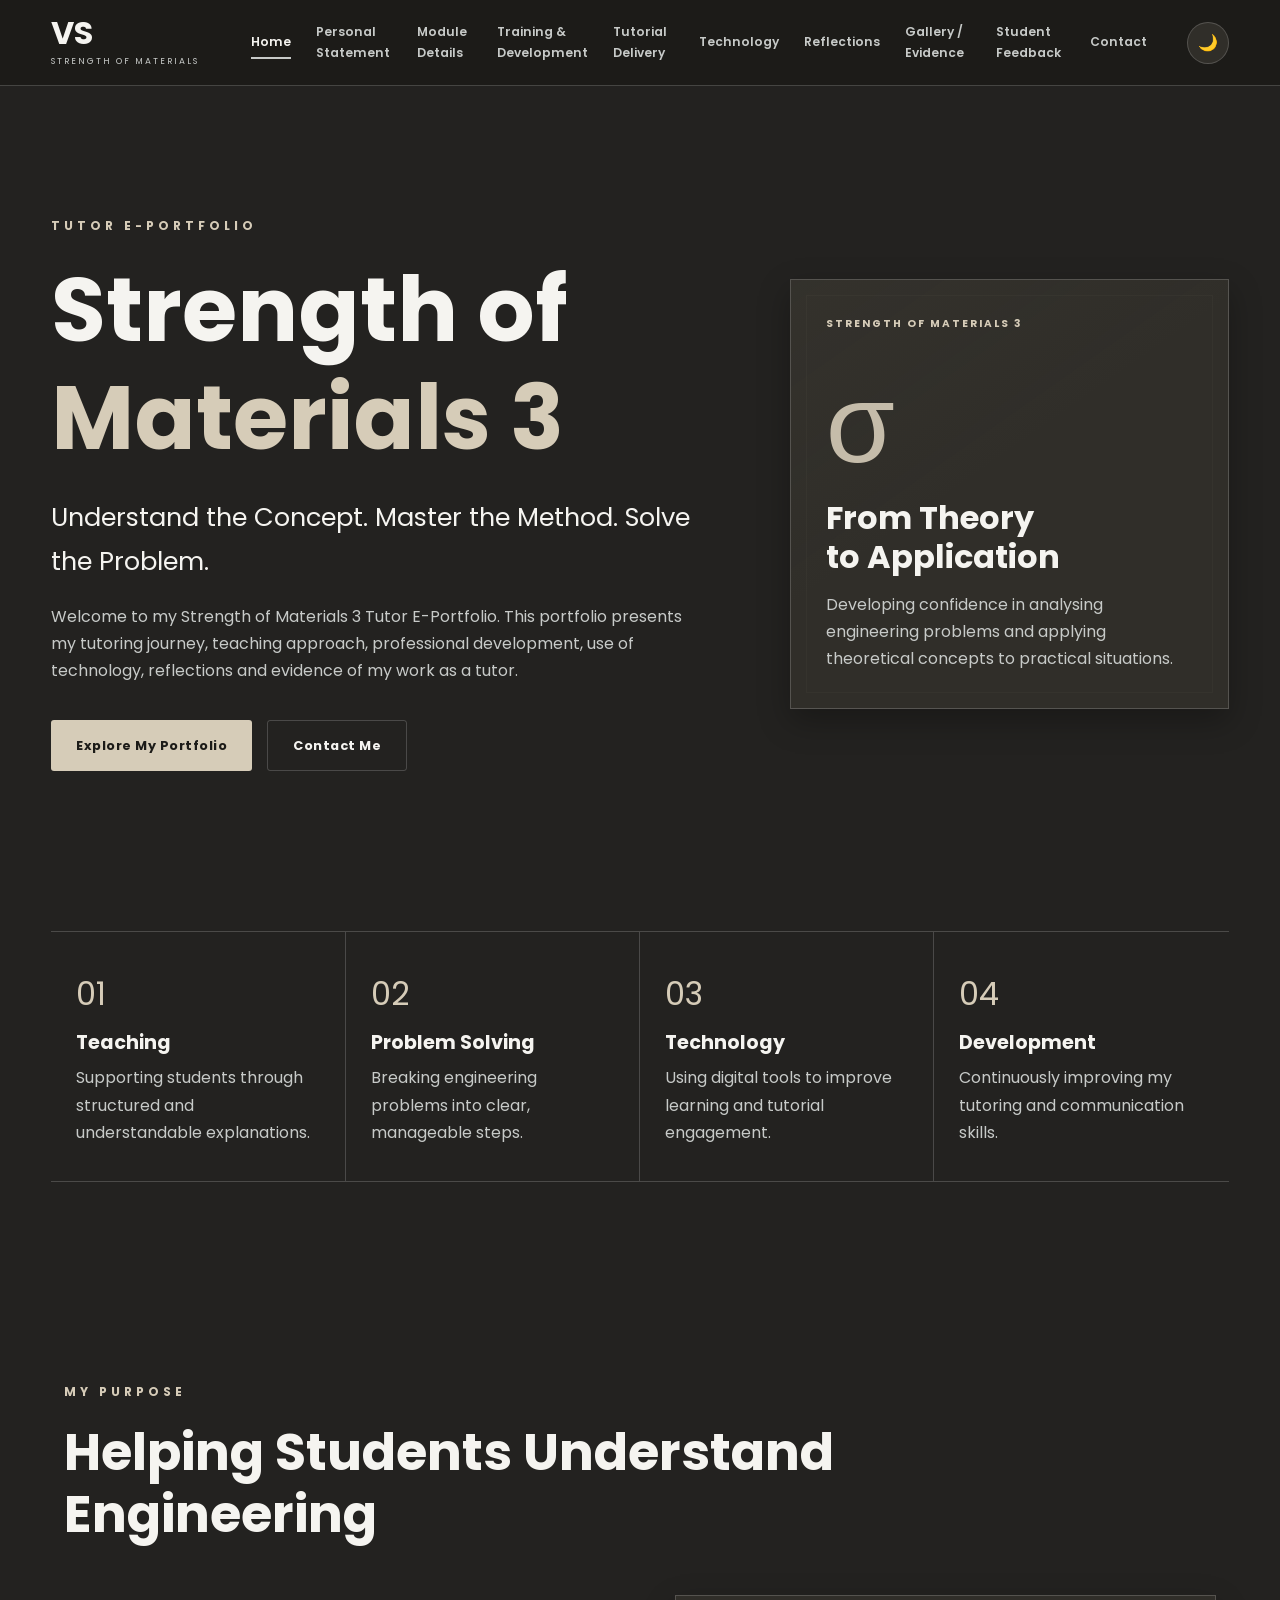
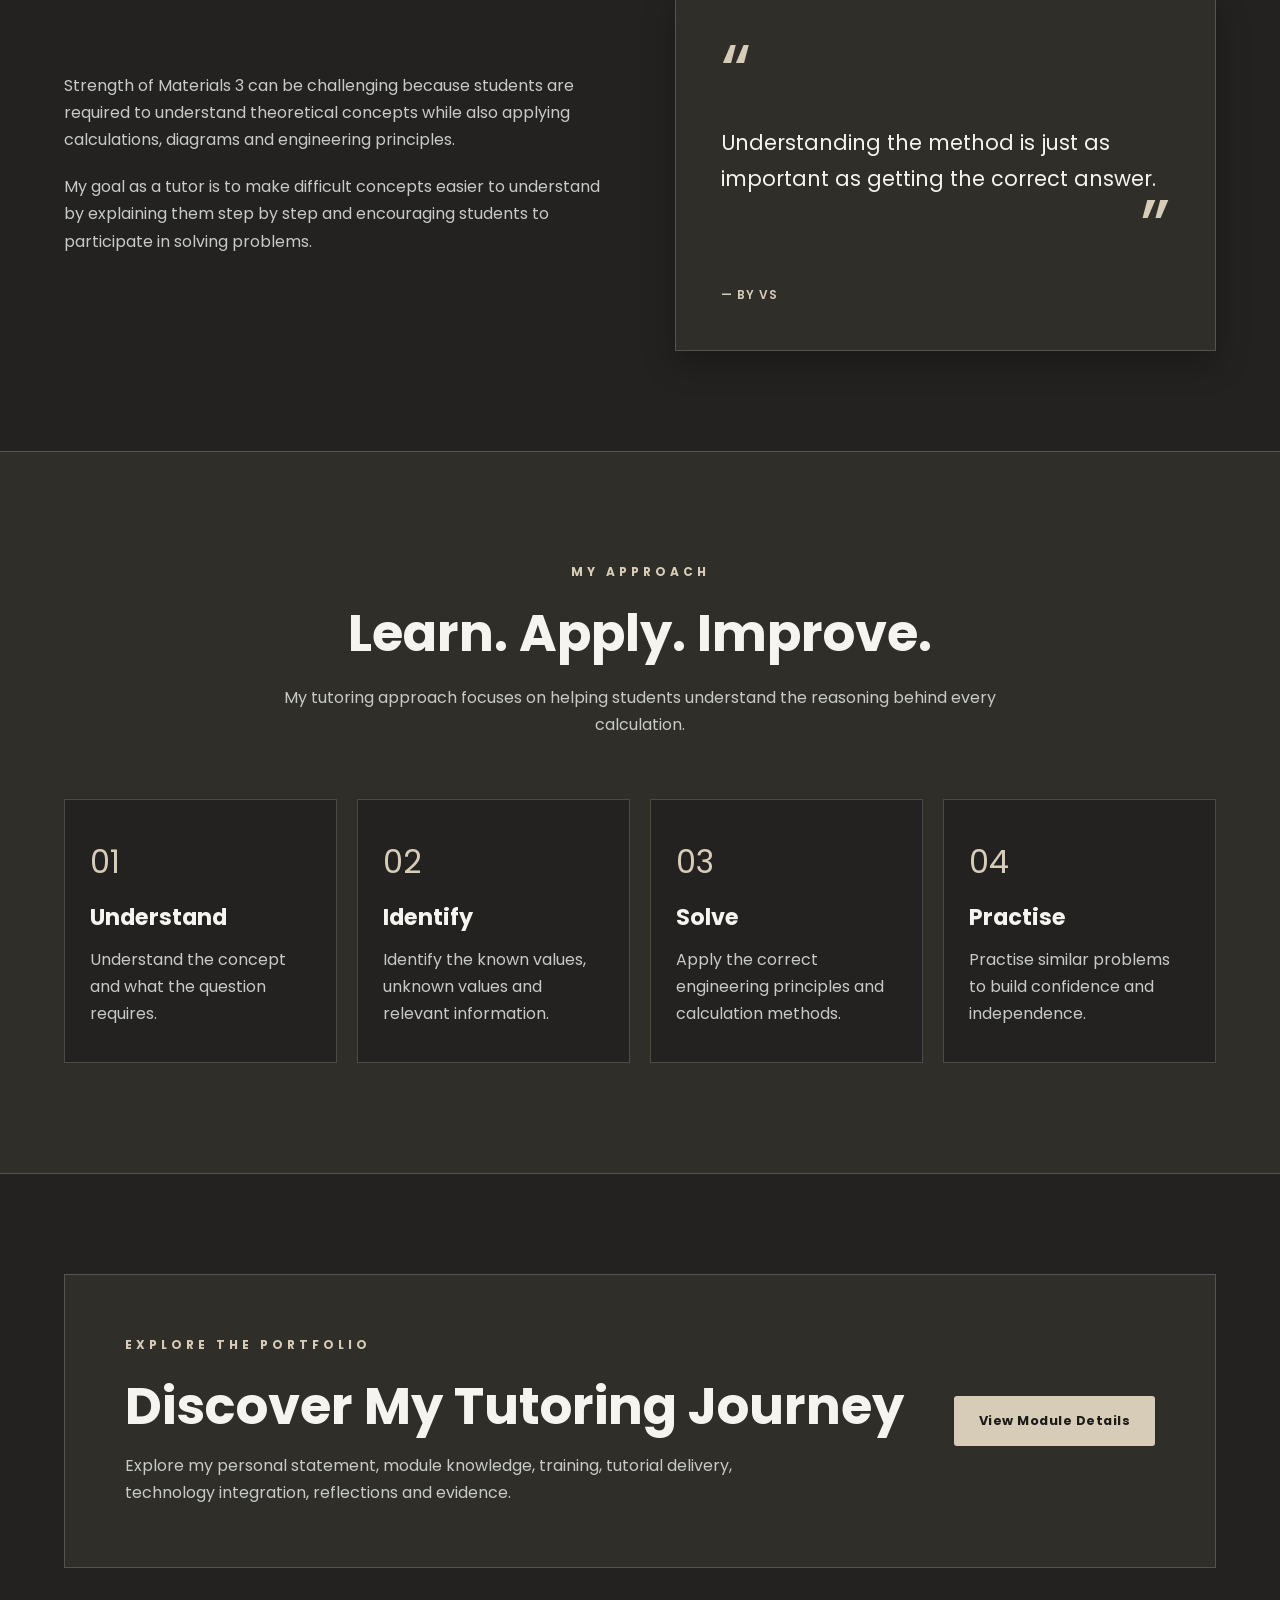
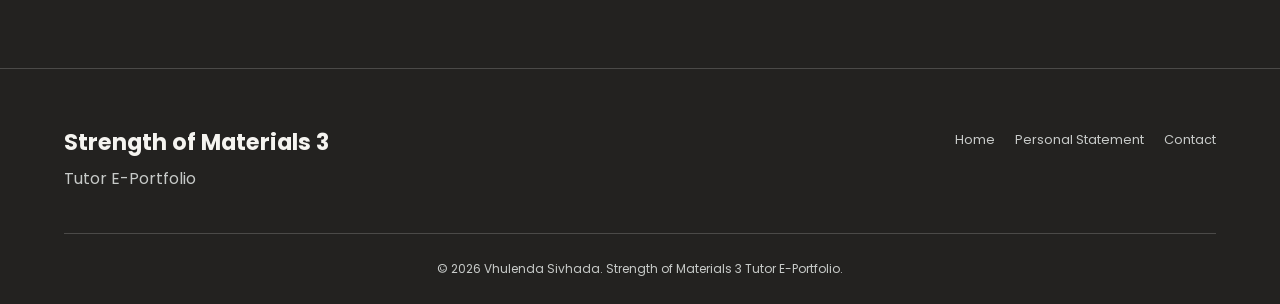
<file: index.html>
<!DOCTYPE html>
<html lang="en">
<head>
    <meta charset="UTF-8">
    <meta name="viewport" content="width=device-width, initial-scale=1.0">

    <title>Home | Strength of Materials 3 Tutor</title>

    <link rel="stylesheet" href="styles.css">

    <!-- Google Font -->
    <link rel="preconnect" href="https://fonts.googleapis.com">
    <link rel="preconnect" href="https://fonts.gstatic.com" crossorigin>
    <link href="https://fonts.googleapis.com/css2?family=Poppins:wght@400;500;600;700;800&display=swap" rel="stylesheet">
</head>

<body>

    <!-- ================= NAVIGATION ================= -->
    <header class="navbar">

        <div class="nav-container">

            <a href="index.html" class="logo">
                <span>VS</span>
                <small>STRENGTH OF MATERIALS</small>
            </a>

            <button class="menu-toggle" id="menuToggle">
                ☰
            </button>

            <nav class="nav-links" id="navLinks">

                <a href="index.html" class="active">Home</a>

                <a href="personal.html">
                    Personal Statement
                </a>

                <a href="module.html">
                    Module Details
                </a>

                <a href="training.html">
                    Training & Development
                </a>

                <a href="delivery.html">
                    Tutorial Delivery
                </a>

                <a href="technology.html">
                    Technology
                </a>

                <a href="reflections.html">
                    Reflections
                </a>

                <a href="gallery.html">
                    Gallery / Evidence
                </a>

                <a href="feedback.html">
                    Student Feedback
                </a>

                <a href="contact.html">
                    Contact
                </a>

            </nav>

            <button id="themeToggle" class="theme-toggle">
                🌙
            </button>

        </div>

    </header>


    <!-- ================= HERO SECTION ================= -->

    <main>

        <section class="hero">

            <div class="hero-content">

                <p class="eyebrow">
                    TUTOR E-PORTFOLIO
                </p>

                <h1>
                    Strength of<br>
                    <span>Materials 3</span>
                </h1>

                <p class="hero-subtitle">
                    Understand the Concept. Master the Method. Solve the Problem.
                </p>

                <p class="hero-description">
                    Welcome to my Strength of Materials 3 Tutor E-Portfolio.
                    This portfolio presents my tutoring journey, teaching
                    approach, professional development, use of technology,
                    reflections and evidence of my work as a tutor.
                </p>

                <div class="hero-buttons">

                    <a href="personal.html" class="btn btn-primary">
                        Explore My Portfolio
                    </a>

                    <a href="contact.html" class="btn btn-secondary">
                        Contact Me
                    </a>

                </div>

            </div>


            <div class="hero-card">

                <div class="hero-card-top">
                    <span class="card-label">
                        STRENGTH OF MATERIALS 3
                    </span>

                </div>

                <div class="hero-card-content">

                    <div class="engineering-symbol">
                        σ
                    </div>

                    <h3>
                        From Theory<br>
                        to Application
                    </h3>

                    <p>
                        Developing confidence in analysing engineering
                        problems and applying theoretical concepts to
                        practical situations.
                    </p>

                </div>

            </div>

        </section>


        <!-- ================= QUICK STATS ================= -->

        <section class="stats-section">

            <div class="stats-grid">

                <div class="stat-card">
                    <span class="stat-number">01</span>
                    <h3>Teaching</h3>
                    <p>
                        Supporting students through structured and
                        understandable explanations.
                    </p>
                </div>

                <div class="stat-card">
                    <span class="stat-number">02</span>
                    <h3>Problem Solving</h3>
                    <p>
                        Breaking engineering problems into clear,
                        manageable steps.
                    </p>
                </div>

                <div class="stat-card">
                    <span class="stat-number">03</span>
                    <h3>Technology</h3>
                    <p>
                        Using digital tools to improve learning and
                        tutorial engagement.
                    </p>
                </div>

                <div class="stat-card">
                    <span class="stat-number">04</span>
                    <h3>Development</h3>
                    <p>
                        Continuously improving my tutoring and
                        communication skills.
                    </p>
                </div>

            </div>

        </section>


        <!-- ================= ABOUT PORTFOLIO ================= -->

        <section class="content-section">

            <div class="section-heading">

                <p class="eyebrow">
                    MY PURPOSE
                </p>

                <h2>
                    Helping Students Understand Engineering
                </h2>

            </div>

            <div class="two-column">

                <div>

                    <p>
                        Strength of Materials 3 can be challenging because
                        students are required to understand theoretical
                        concepts while also applying calculations,
                        diagrams and engineering principles.
                    </p>

                    <p>
                        My goal as a tutor is to make difficult concepts
                        easier to understand by explaining them step by
                        step and encouraging students to participate in
                        solving problems.
                    </p>

                </div>

                <div class="highlight-box">

                    <span class="quote-mark">“</span>

                    <p>
                        Understanding the method is just as important
                        as getting the correct answer.
                    </p>
                    <span class="quote-mark closing">”</span>

                    <span class="quote-author">
                        — By VS
                    </span>

                </div>

            </div>

        </section>


        <!-- ================= TUTORING APPROACH ================= -->

        <section class="dark-section">

            <div class="section-heading centered">

                <p class="eyebrow">
                    MY APPROACH
                </p>

                <h2>
                    Learn. Apply. Improve.
                </h2>

                <p>
                    My tutoring approach focuses on helping students
                    understand the reasoning behind every calculation.
                </p>

            </div>

            <div class="process-grid">

                <div class="process-card">
                    <span>01</span>
                    <h3>Understand</h3>
                    <p>
                        Understand the concept and what the question
                        requires.
                    </p>
                </div>

                <div class="process-card">
                    <span>02</span>
                    <h3>Identify</h3>
                    <p>
                        Identify the known values, unknown values and
                        relevant information.
                    </p>
                </div>

                <div class="process-card">
                    <span>03</span>
                    <h3>Solve</h3>
                    <p>
                        Apply the correct engineering principles and
                        calculation methods.
                    </p>
                </div>

                <div class="process-card">
                    <span>04</span>
                    <h3>Practise</h3>
                    <p>
                        Practise similar problems to build confidence
                        and independence.
                    </p>
                </div>

            </div>

        </section>


        <!-- ================= CTA ================= -->

        <section class="cta-section">

            <div>

                <p class="eyebrow">
                    EXPLORE THE PORTFOLIO
                </p>

                <h2>
                    Discover My Tutoring Journey
                </h2>

                <p>
                    Explore my personal statement, module knowledge,
                    training, tutorial delivery, technology integration,
                    reflections and evidence.
                </p>

            </div>

            <a href="module.html" class="btn btn-primary">
                View Module Details
            </a>

        </section>

    </main>


    <!-- ================= FOOTER ================= -->

    <footer class="footer">

        <div class="footer-content">

            <div>
                <h3>Strength of Materials 3</h3>

                <p>
                    Tutor E-Portfolio
                </p>
            </div>

            <div class="footer-links">

                <a href="index.html">Home</a>
                <a href="personal.html">Personal Statement</a>
                <a href="contact.html">Contact</a>

            </div>

        </div>

        <div class="footer-bottom">

            <p>
                © 2026 Vhulenda Sivhada. Strength of Materials 3 Tutor E-Portfolio.
            </p>

        </div>

    </footer>


    <script src="script.js"></script>

</body>
</html>
</file>
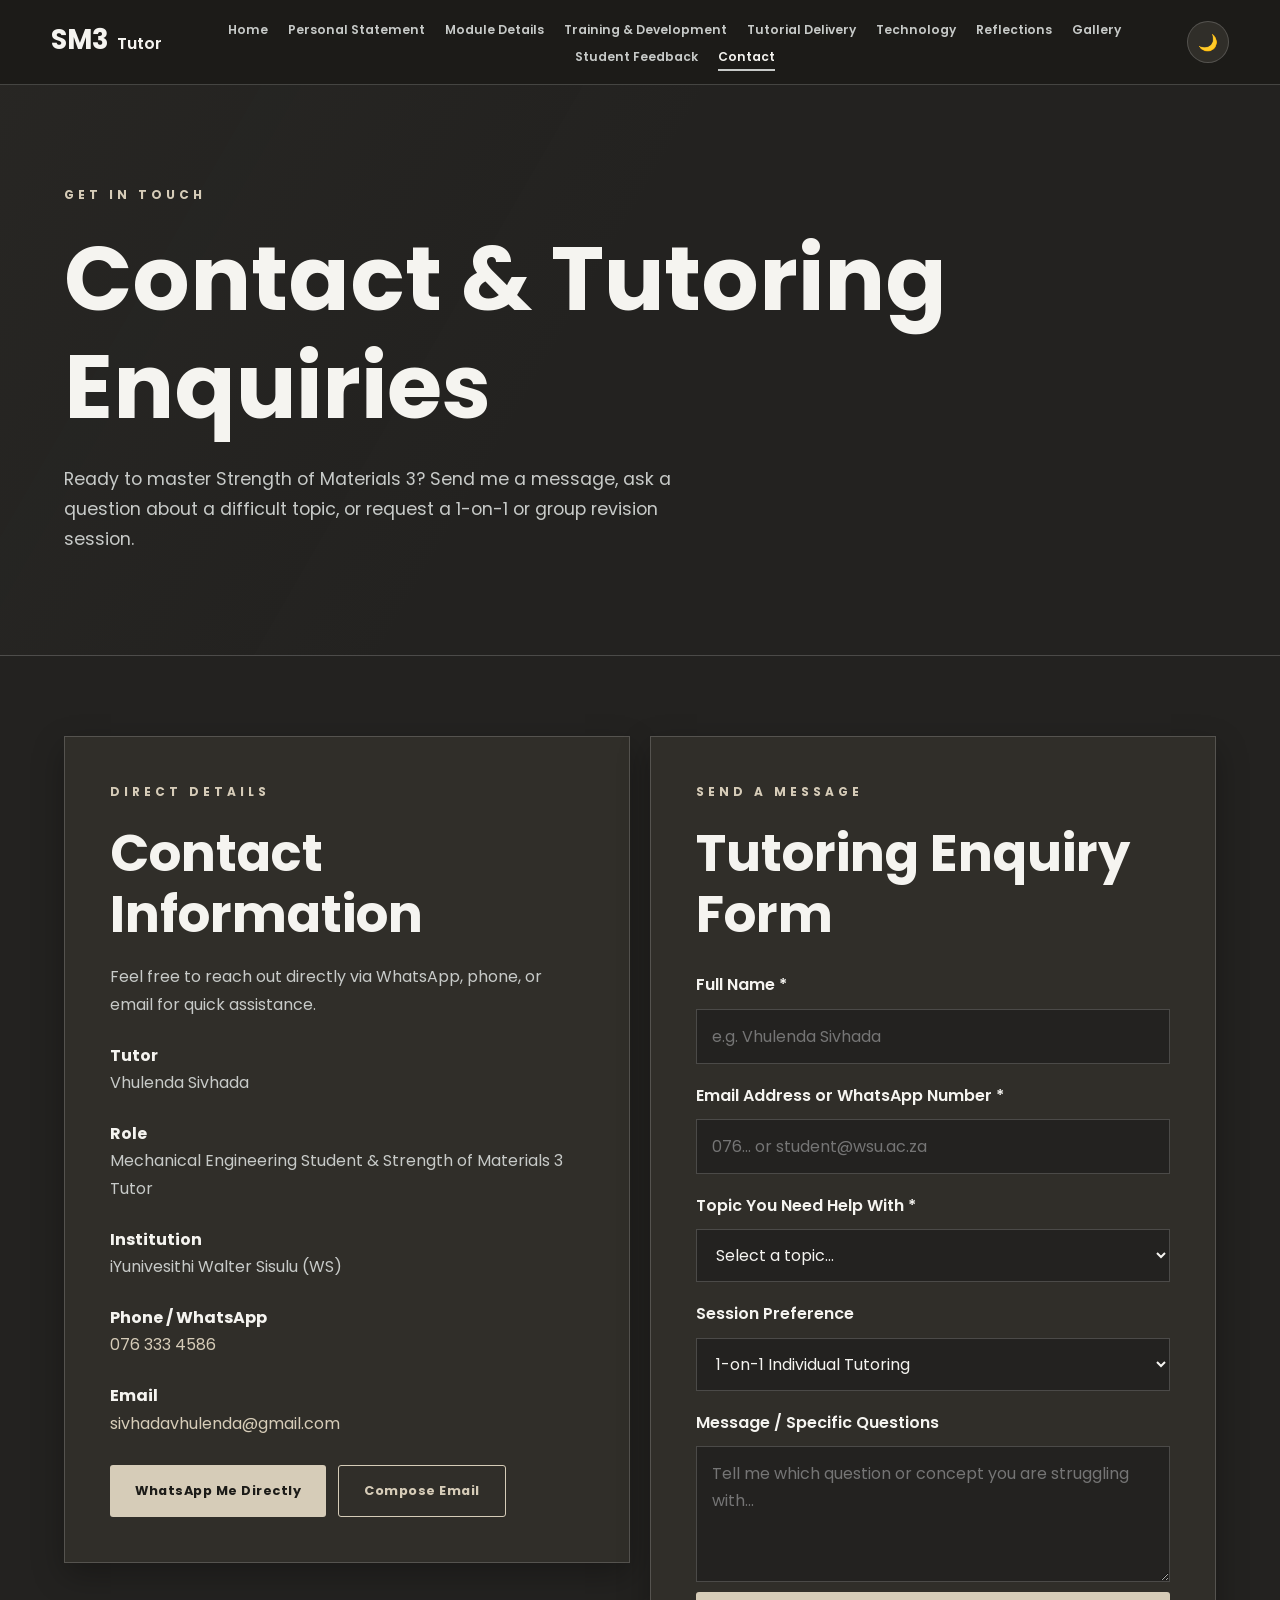
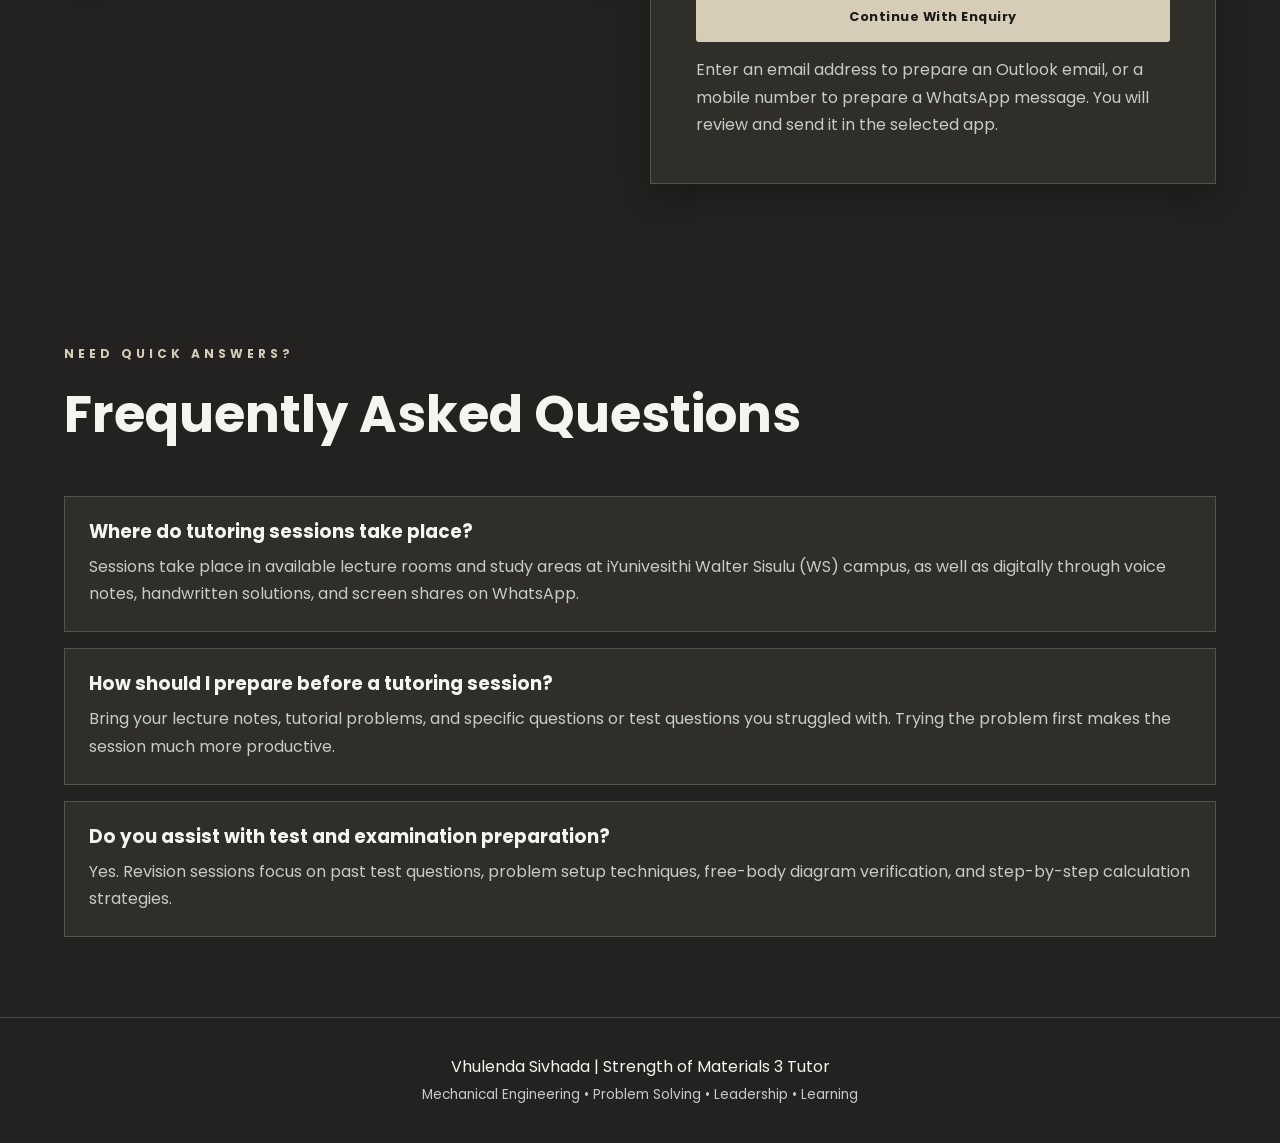
<file: contact.html>
<!DOCTYPE html>
<html lang="en">
<head>
    <meta charset="UTF-8">
    <meta name="viewport" content="width=device-width, initial-scale=1.0">
    <title>Contact &amp; Tutoring Enquiries | Strength of Materials 3 Tutor</title>
    <link rel="stylesheet" href="styles.css">
    <link rel="preconnect" href="https://fonts.googleapis.com">
    <link rel="preconnect" href="https://fonts.gstatic.com" crossorigin>
    <link href="https://fonts.googleapis.com/css2?family=Poppins:wght@400;500;600;700;800&display=swap" rel="stylesheet">
</head>

<body>

<header>
    <nav class="navbar">
        <div class="logo">
            <span>SM3</span> Tutor
        </div>

        <button class="menu-toggle" id="menuToggle" aria-label="Open navigation menu">☰</button>

        <ul class="nav-links" id="navLinks">
            <li><a href="index.html">Home</a></li>
            <li><a href="personal.html">Personal Statement</a></li>
            <li><a href="module.html">Module Details</a></li>
            <li><a href="training.html">Training &amp; Development</a></li>
            <li><a href="delivery.html">Tutorial Delivery</a></li>
            <li><a href="technology.html">Technology</a></li>
            <li><a href="reflections.html">Reflections</a></li>
            <li><a href="gallery.html">Gallery</a></li>
            <li><a href="feedback.html">Student Feedback</a></li>
            <li><a href="contact.html" class="active">Contact</a></li>
        </ul>

        <button class="theme-btn" id="themeToggle" aria-label="Toggle colour theme">☾</button>
    </nav>
</header>

<main>
    <section class="page-hero">
        <p class="eyebrow">GET IN TOUCH</p>
        <h1>Contact &amp; Tutoring Enquiries</h1>
        <p>
            Ready to master Strength of Materials 3? Send me a message, ask a question about a difficult topic,
            or request a 1-on-1 or group revision session.
        </p>
    </section>

    <section class="section">
        <div class="contact-layout">
            <div class="contact-info">
                <p class="eyebrow">DIRECT DETAILS</p>
                <h2>Contact Information</h2>
                <p>Feel free to reach out directly via WhatsApp, phone, or email for quick assistance.</p>

                <div class="contact-detail">
                    <div>
                        <strong>Tutor</strong>
                        <p>Vhulenda Sivhada</p>
                    </div>
                </div>

                <div class="contact-detail">
                    <div>
                        <strong>Role</strong>
                        <p>Mechanical Engineering Student &amp; Strength of Materials 3 Tutor</p>
                    </div>
                </div>

                <div class="contact-detail">
                    <div>
                        <strong>Institution</strong>
                        <p>iYunivesithi Walter Sisulu (WS)</p>
                    </div>
                </div>

                <div class="contact-detail">
                    <div>
                        <strong>Phone / WhatsApp</strong>
                        <p><a href="https://wa.me/27763334586" target="_blank" rel="noopener noreferrer">076 333 4586</a></p>
                    </div>
                </div>

                <div class="contact-detail">
                    <div>
                        <strong>Email</strong>
                        <p><a href="mailto:sivhadavhulenda@gmail.com">sivhadavhulenda@gmail.com</a></p>
                    </div>
                </div>

                <div class="contact-actions">
                    <a href="https://wa.me/27763334586?text=Hello%20Vhulenda%2C%20I%20need%20help%20with%20Strength%20of%20Materials%203"
                       target="_blank" rel="noopener noreferrer" class="btn primary">
                        WhatsApp Me Directly
                    </a>
                    <a href="https://mail.google.com/mail/?view=cm&amp;fs=1&amp;to=sivhadavhulenda%40gmail.com&amp;su=Strength%20of%20Materials%203%20Tutoring%20Enquiry"
                       target="_blank" rel="noopener noreferrer" class="btn secondary">
                        Compose Email
                    </a>
                </div>
            </div>

            <div class="contact-form-box">
                <p class="eyebrow">SEND A MESSAGE</p>
                <h2>Tutoring Enquiry Form</h2>

                <form id="contactForm">
                    <label for="name">Full Name *</label>
                    <input type="text" id="name" name="name" placeholder="e.g. Vhulenda Sivhada" required>

                    <label for="email">Email Address or WhatsApp Number *</label>
                    <input type="text" id="email" name="contact" placeholder="076... or student@wsu.ac.za" required>

                    <label for="topicSelect">Topic You Need Help With *</label>
                    <select id="topicSelect" name="topic" required>
                        <option value="" disabled selected>Select a topic...</option>
                        <option value="Stress and Strain / Thermal Stress">01 — Stress &amp; Strain / Thermal Stress</option>
                        <option value="Shear Force and Bending Moment Diagrams">02 — Shear Force &amp; Bending Moment Diagrams</option>
                        <option value="Bending Stress and Section Modulus">03 — Bending Stress &amp; Section Modulus</option>
                        <option value="Beam Deflection (Double Integration)">04 — Beam Deflection (Double Integration)</option>
                        <option value="Torsion in Shafts">05 — Torsion in Shafts</option>
                        <option value="Mohr's Circle and Stress Transformations">06 — Mohr's Circle &amp; Stress Transformations</option>
                        <option value="Combined Loading">07 — Combined Loading (Axial, Bending, Torsion)</option>
                        <option value="Column Buckling (Euler Method)">08 — Column Buckling (Euler Method)</option>
                        <option value="Test or Final Examination Revision">09 — Test or Final Examination Revision</option>
                        <option value="General Question / Other">10 — General Question / Other</option>
                    </select>

                    <label for="sessionType">Session Preference</label>
                    <select id="sessionType" name="session">
                        <option value="1-on-1 Individual Tutoring">1-on-1 Individual Tutoring</option>
                        <option value="Small Group Session">Small Group Session</option>
                        <option value="WhatsApp / Digital Explanation">WhatsApp / Digital Explanation</option>
                    </select>

                    <label for="message">Message / Specific Questions</label>
                    <textarea id="message" name="message" rows="4"
                        placeholder="Tell me which question or concept you are struggling with..."></textarea>

                    <button type="submit" class="btn primary">Continue  With Enquiry</button>
                </form>

                <p id="formMessage" class="form-message" aria-live="polite">
                    Enter an email address to prepare an Outlook email, or a mobile number to prepare a WhatsApp message. You will review and send it in the selected app.
                </p>
            </div>
        </div>
    </section>

    <section class="section">
        <div class="section-heading">
            <div>
                <p class="eyebrow">NEED QUICK ANSWERS?</p>
                <h2>Frequently Asked Questions</h2>
            </div>
        </div>

        <div class="faq-list">
            <article class="faq-item">
                <h3>Where do tutoring sessions take place?</h3>
                <p>Sessions take place in available lecture rooms and study areas at iYunivesithi Walter Sisulu (WS) campus, as well as digitally through voice notes, handwritten solutions, and screen shares on WhatsApp.</p>
            </article>

            <article class="faq-item">
                <h3>How should I prepare before a tutoring session?</h3>
                <p>Bring your lecture notes, tutorial problems, and specific questions or test questions you struggled with. Trying the problem first makes the session much more productive.</p>
            </article>

            <article class="faq-item">
                <h3>Do you assist with test and examination preparation?</h3>
                <p>Yes. Revision sessions focus on past test questions, problem setup techniques, free-body diagram verification, and step-by-step calculation strategies.</p>
            </article>
        </div>
    </section>
</main>

<footer>
    <p>Vhulenda Sivhada | Strength of Materials 3 Tutor</p>
    <span>Mechanical Engineering • Problem Solving • Leadership • Learning</span>
</footer>

<script src="script.js"></script>

</body>
</html>
</file>
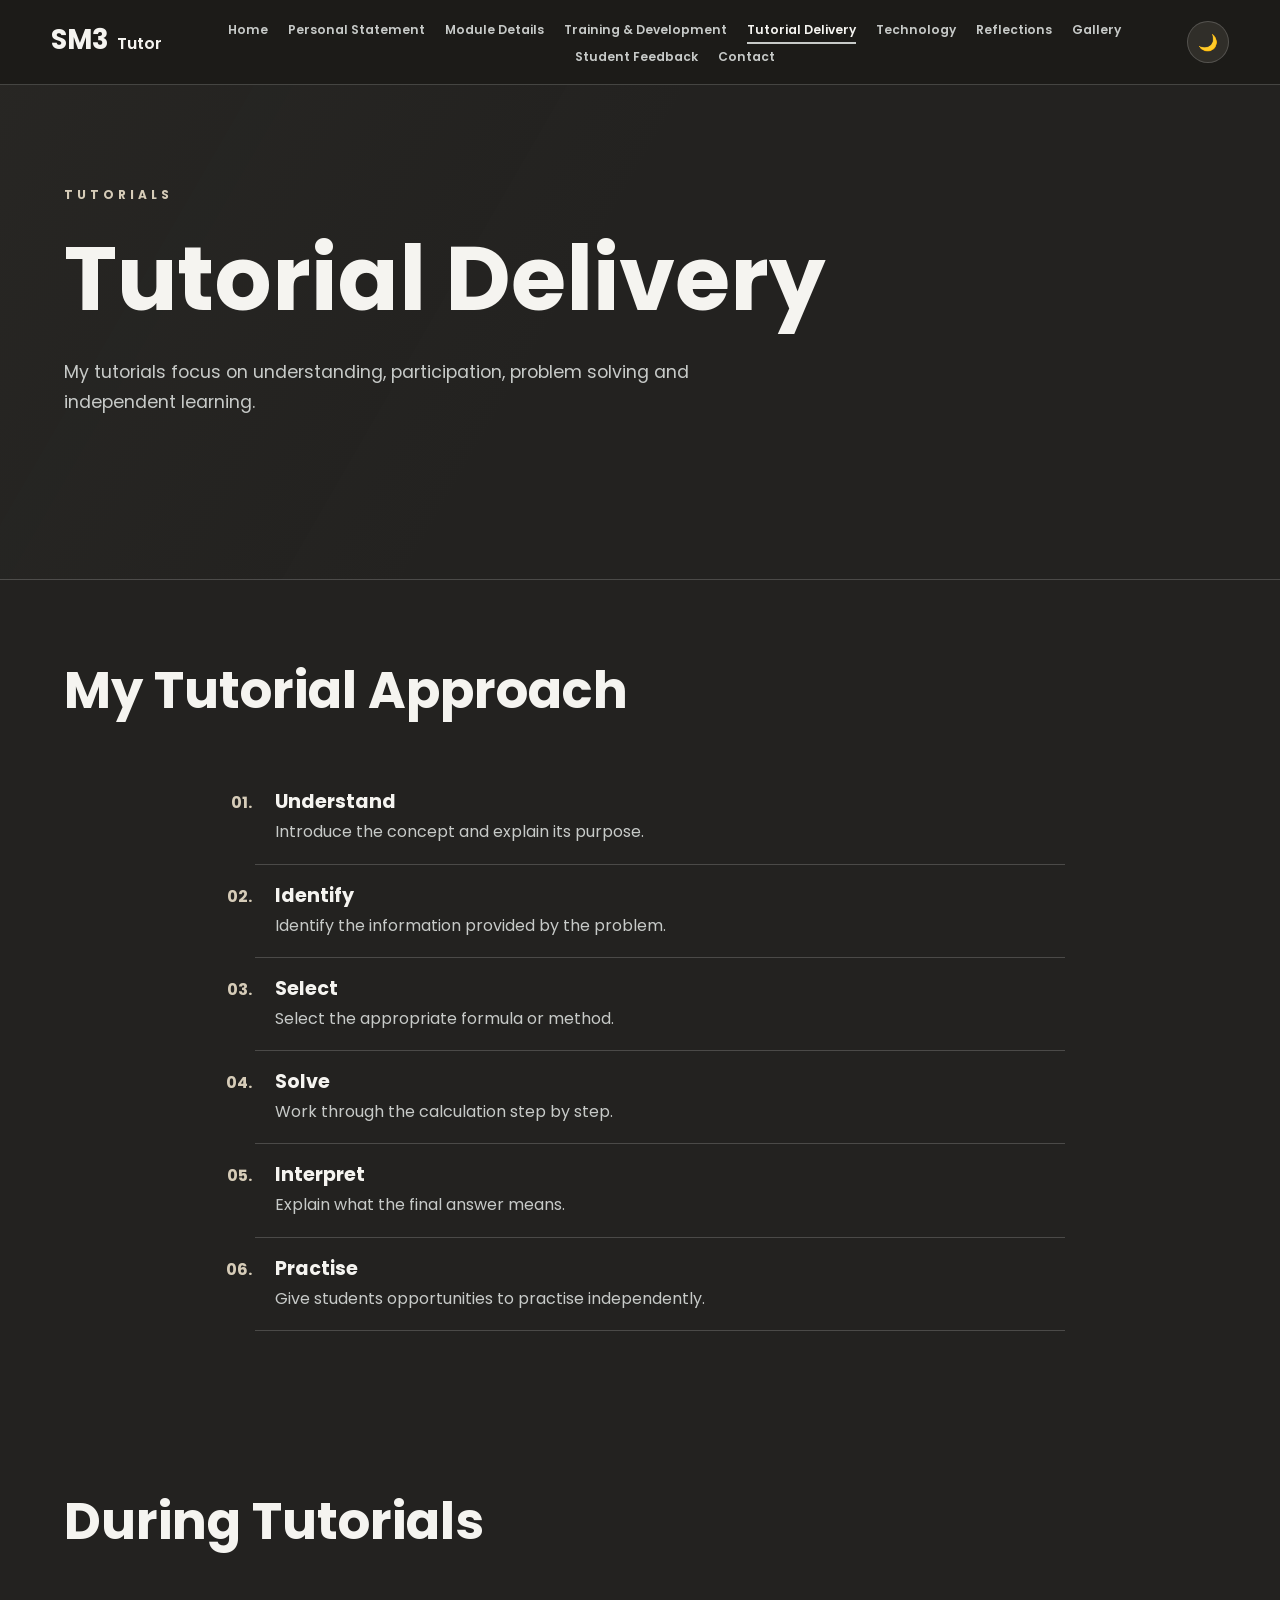
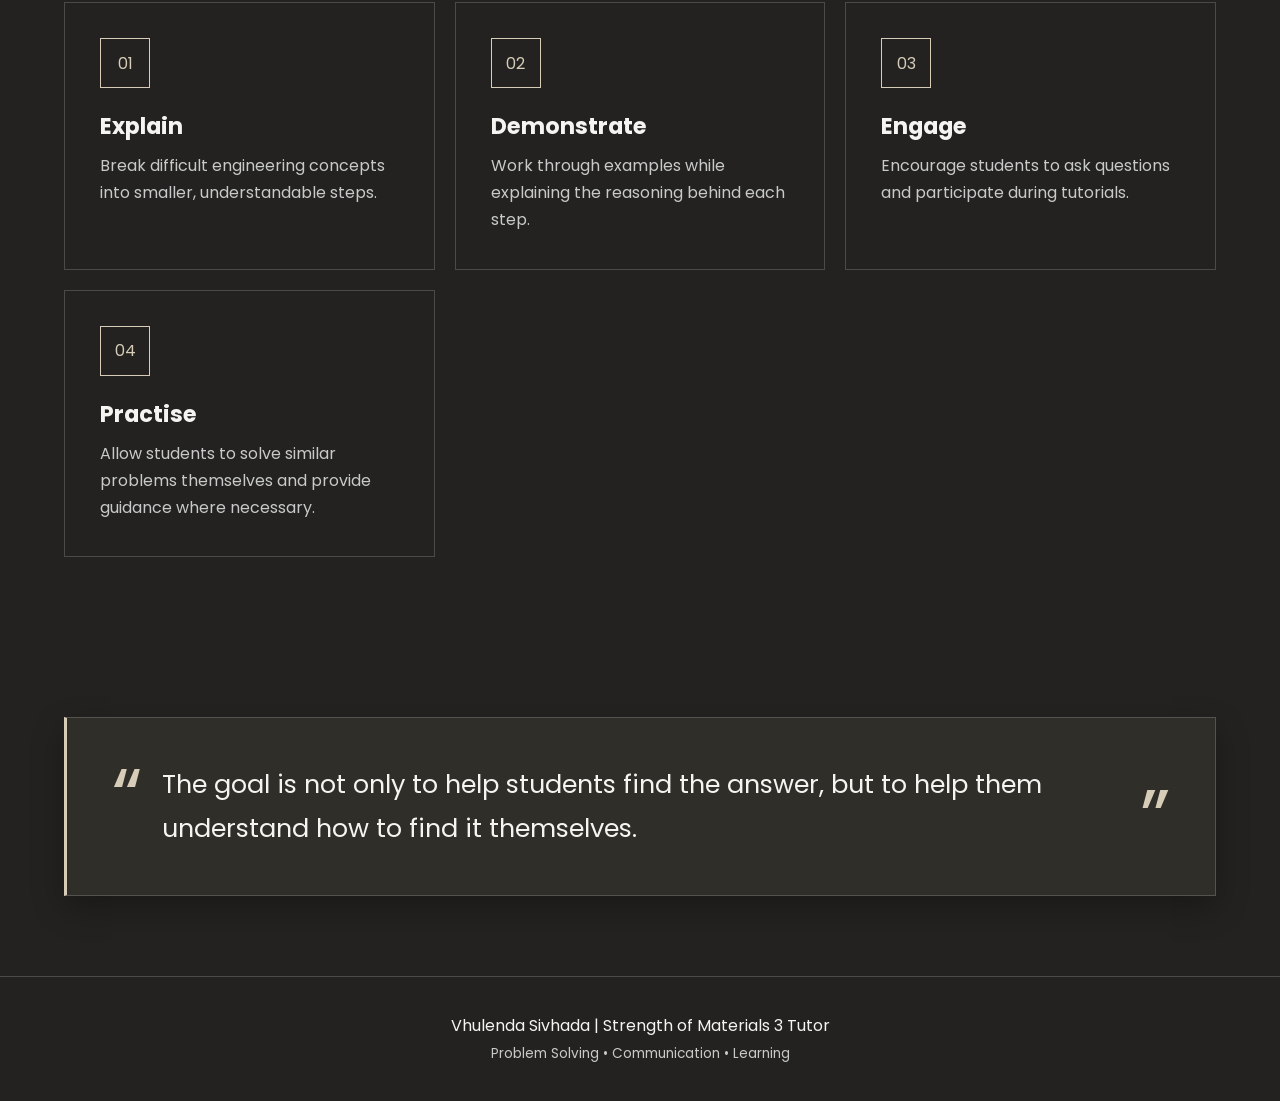
<file: delivery.html>
<!DOCTYPE html>
<html lang="en">
<head>
    <meta charset="UTF-8">
    <meta name="viewport" content="width=device-width, initial-scale=1.0">
    <title>Tutorial Delivery | Strength of Materials 3 Tutor</title>
    <link rel="stylesheet" href="styles.css">
    <link rel="preconnect" href="https://fonts.googleapis.com">
    <link rel="preconnect" href="https://fonts.gstatic.com" crossorigin>
    <link href="https://fonts.googleapis.com/css2?family=Poppins:wght@400;500;600;700;800&display=swap" rel="stylesheet">
</head>

<body>

<header>
    <nav class="navbar">

        <div class="logo">
            <span>SM3</span> Tutor
        </div>

        <button class="menu-toggle" id="menuToggle">☰</button>

        <ul class="nav-links" id="navLinks">
            <li><a href="index.html">Home</a></li>
            <li><a href="personal.html">Personal Statement</a></li>
            <li><a href="module.html">Module Details</a></li>
            <li><a href="training.html">Training & Development</a></li>
            <li><a href="delivery.html" class="active">Tutorial Delivery</a></li>
            <li><a href="technology.html">Technology</a></li>
            <li><a href="reflections.html">Reflections</a></li>
            <li><a href="Gallery/gallery.html">Gallery</a></li>
            <li><a href="Gallery/feedback.html">Student Feedback</a></li>
            <li><a href="Gallery/contact.html">Contact</a></li>
        </ul>

        <button class="theme-btn" id="themeToggle">☾</button>

    </nav>
</header>


<main>

<section class="page-hero">
    <p class="eyebrow">TUTORIALS</p>
    <h1>Tutorial Delivery</h1>
    <p>
        My tutorials focus on understanding, participation,
        problem solving and independent learning.
    </p>
</section>


<section class="section">

    <div class="section-heading">
        <h2>My Tutorial Approach</h2>
    </div>

    <ol class="tutorial-steps">
        <li>
            <h3>Understand</h3>
            <p>Introduce the concept and explain its purpose.</p>
        </li>
        <li>
            <h3>Identify</h3>
            <p>Identify the information provided by the problem.</p>
        </li>
        <li>
            <h3>Select</h3>
            <p>Select the appropriate formula or method.</p>
        </li>
        <li>
            <h3>Solve</h3>
            <p>Work through the calculation step by step.</p>
        </li>
        <li>
            <h3>Interpret</h3>
            <p>Explain what the final answer means.</p>
        </li>
        <li>
            <h3>Practise</h3>
            <p>Give students opportunities to practise independently.</p>
        </li>
    </ol>

</section>


<section class="section">

    <div class="section-heading">
        <h2>During Tutorials</h2>
    </div>

    <div class="feature-grid">

        <div class="feature-card">
            <div class="feature-icon">01</div>
            <h3>Explain</h3>
            <p>
                Break difficult engineering concepts into smaller,
                understandable steps.
            </p>
        </div>

        <div class="feature-card">
            <div class="feature-icon">02</div>
            <h3>Demonstrate</h3>
            <p>
                Work through examples while explaining the reasoning
                behind each step.
            </p>
        </div>

        <div class="feature-card">
            <div class="feature-icon">03</div>
            <h3>Engage</h3>
            <p>
                Encourage students to ask questions and participate
                during tutorials.
            </p>
        </div>

        <div class="feature-card">
            <div class="feature-icon">04</div>
            <h3>Practise</h3>
            <p>
                Allow students to solve similar problems themselves
                and provide guidance where necessary.
            </p>
        </div>

    </div>

</section>


<section class="section">

    <div class="quote-box">
        <span class="quote-mark">“</span>
        <p>
            The goal is not only to help students find the answer,
            but to help them understand how to find it themselves.
        </p>
        <span class="quote-mark closing">”</span>
    </div>

</section>

</main>


<footer>
    <p>Vhulenda Sivhada | Strength of Materials 3 Tutor</p>
    <span>Problem Solving • Communication • Learning</span>
</footer>

<script src="script.js"></script>

</body>
</html>
</file>
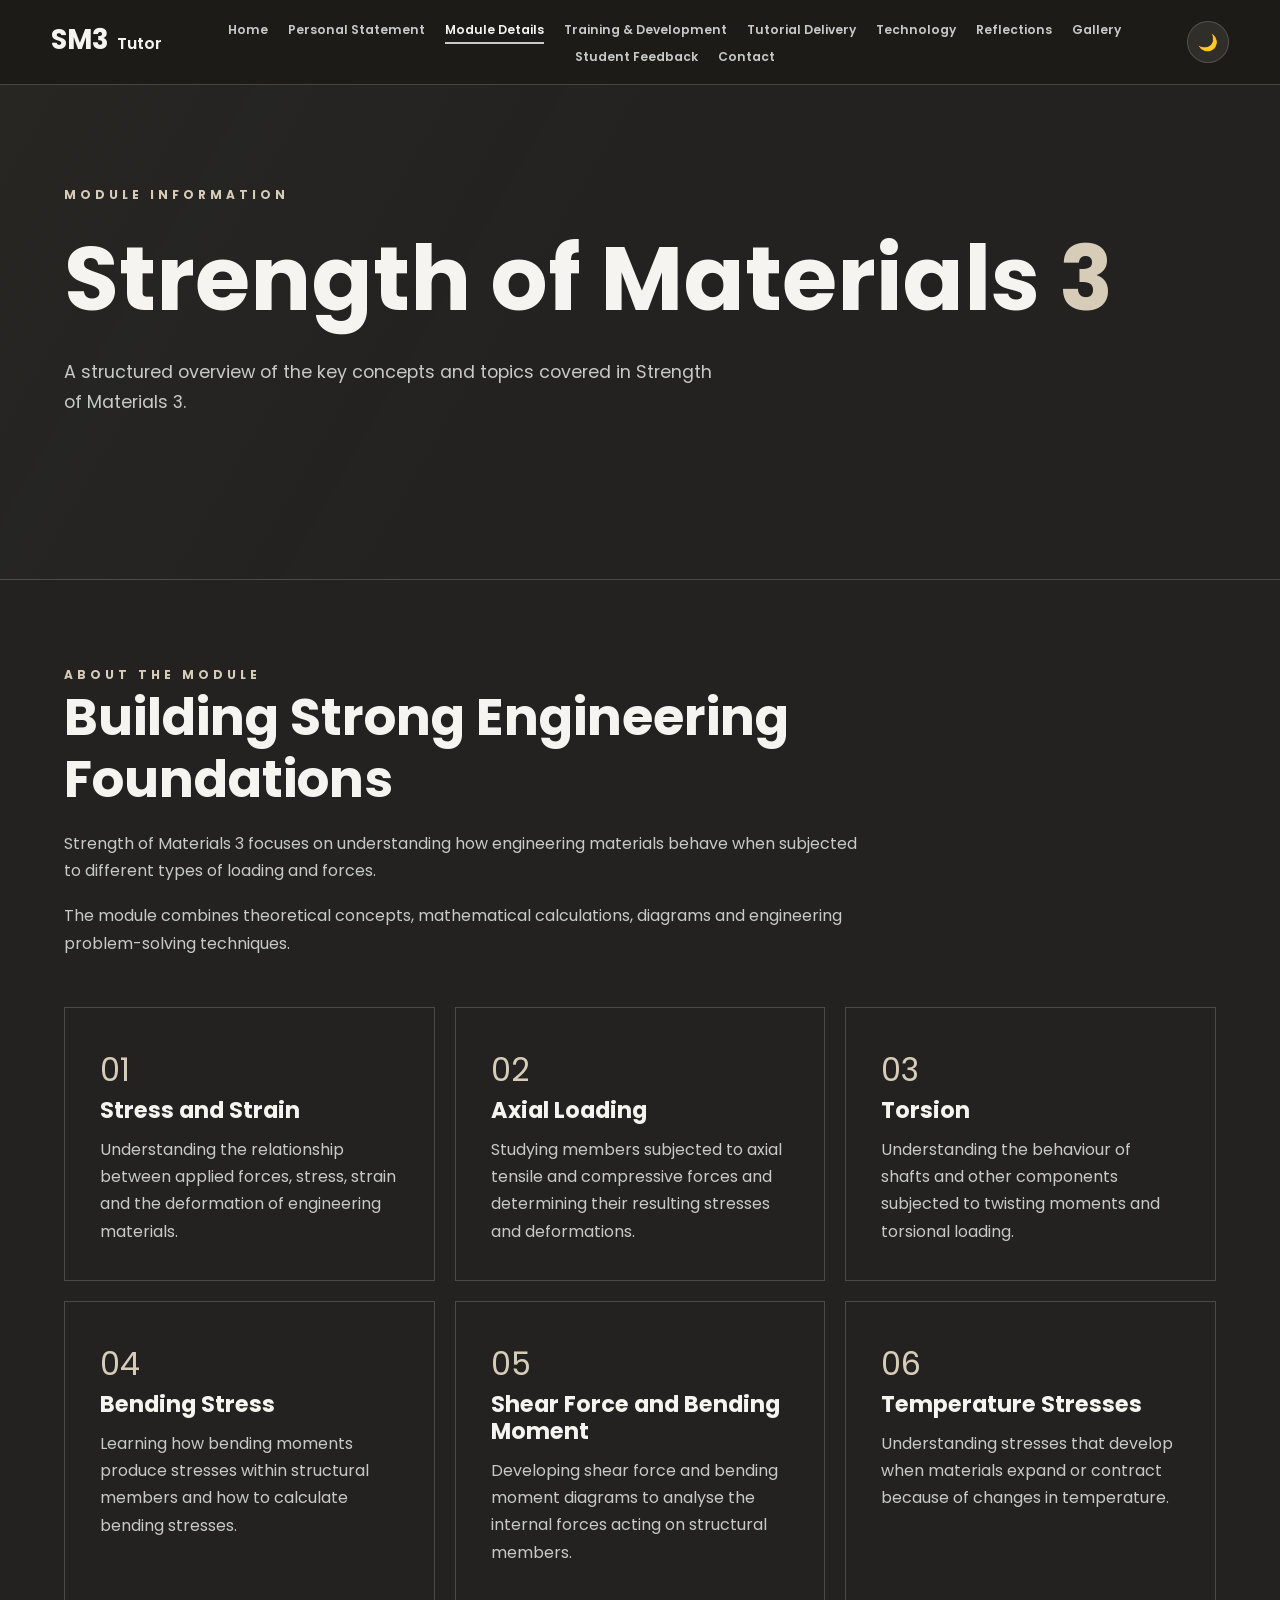
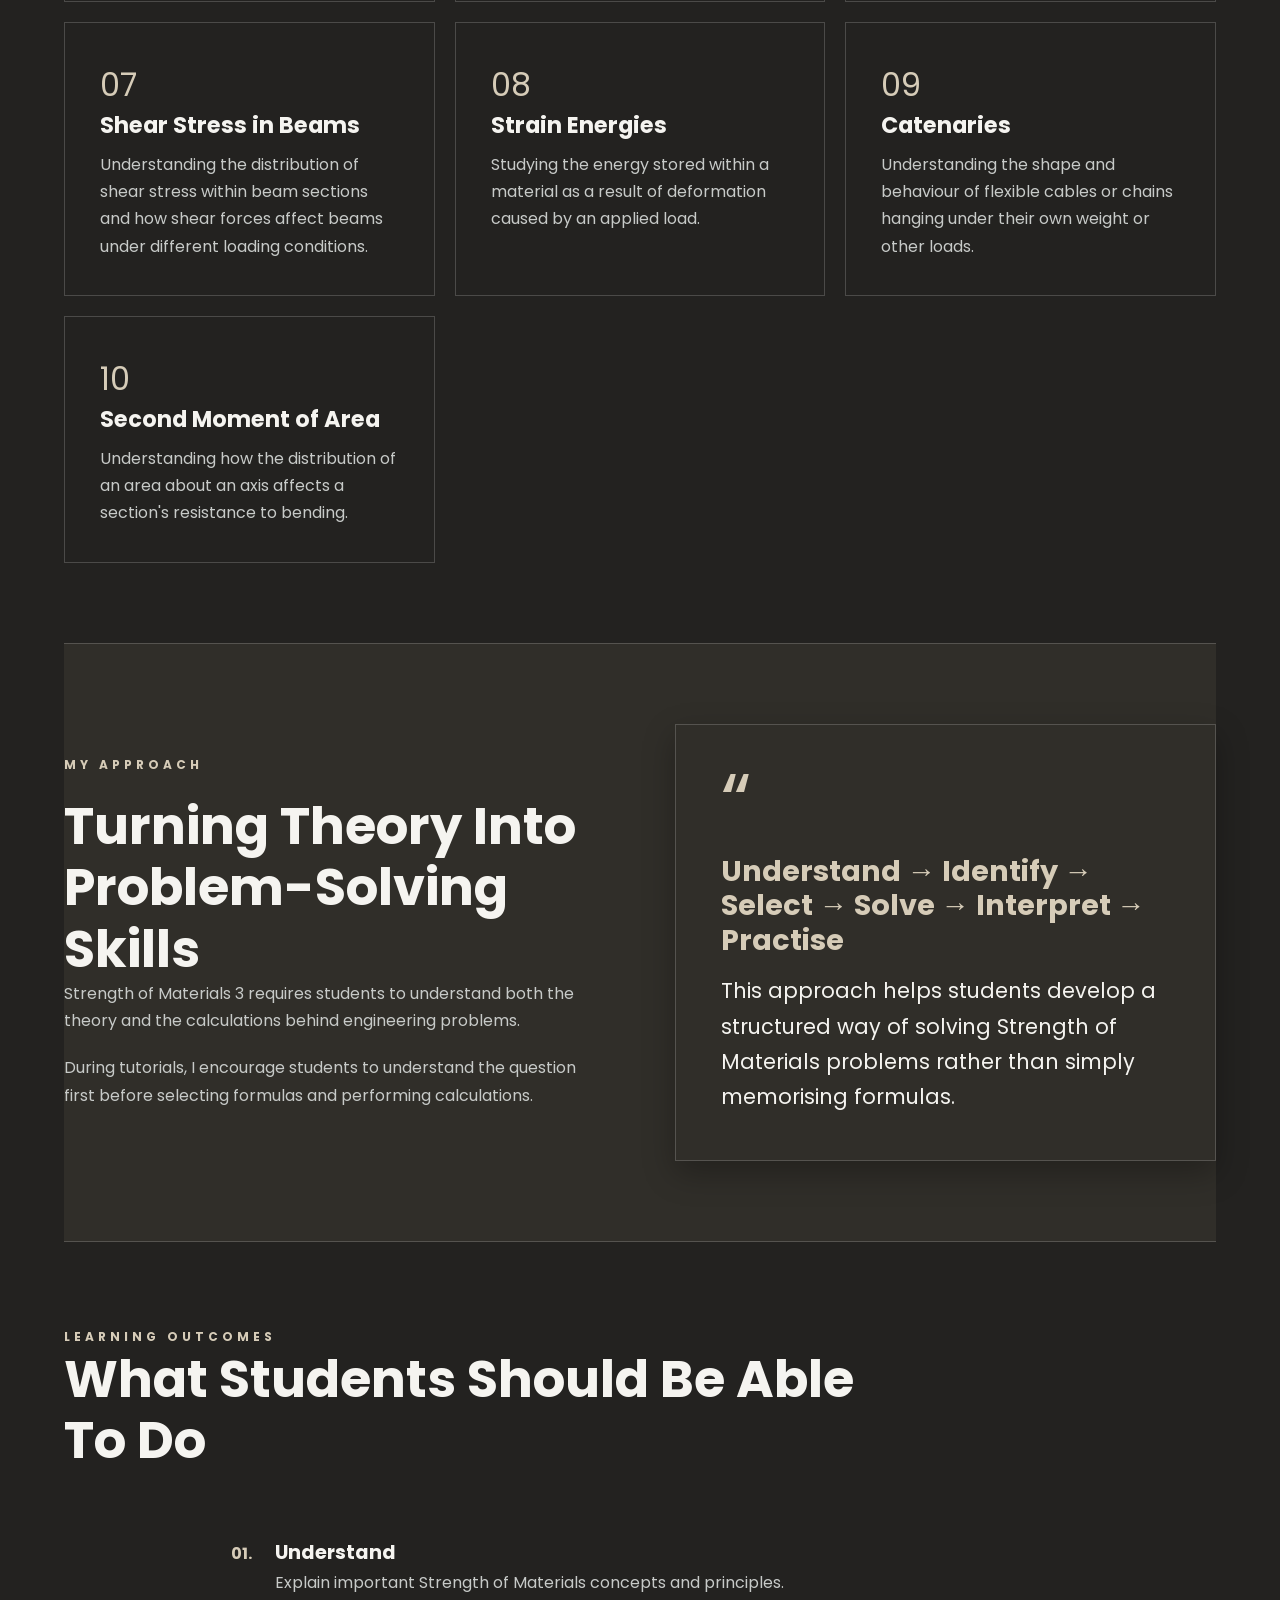
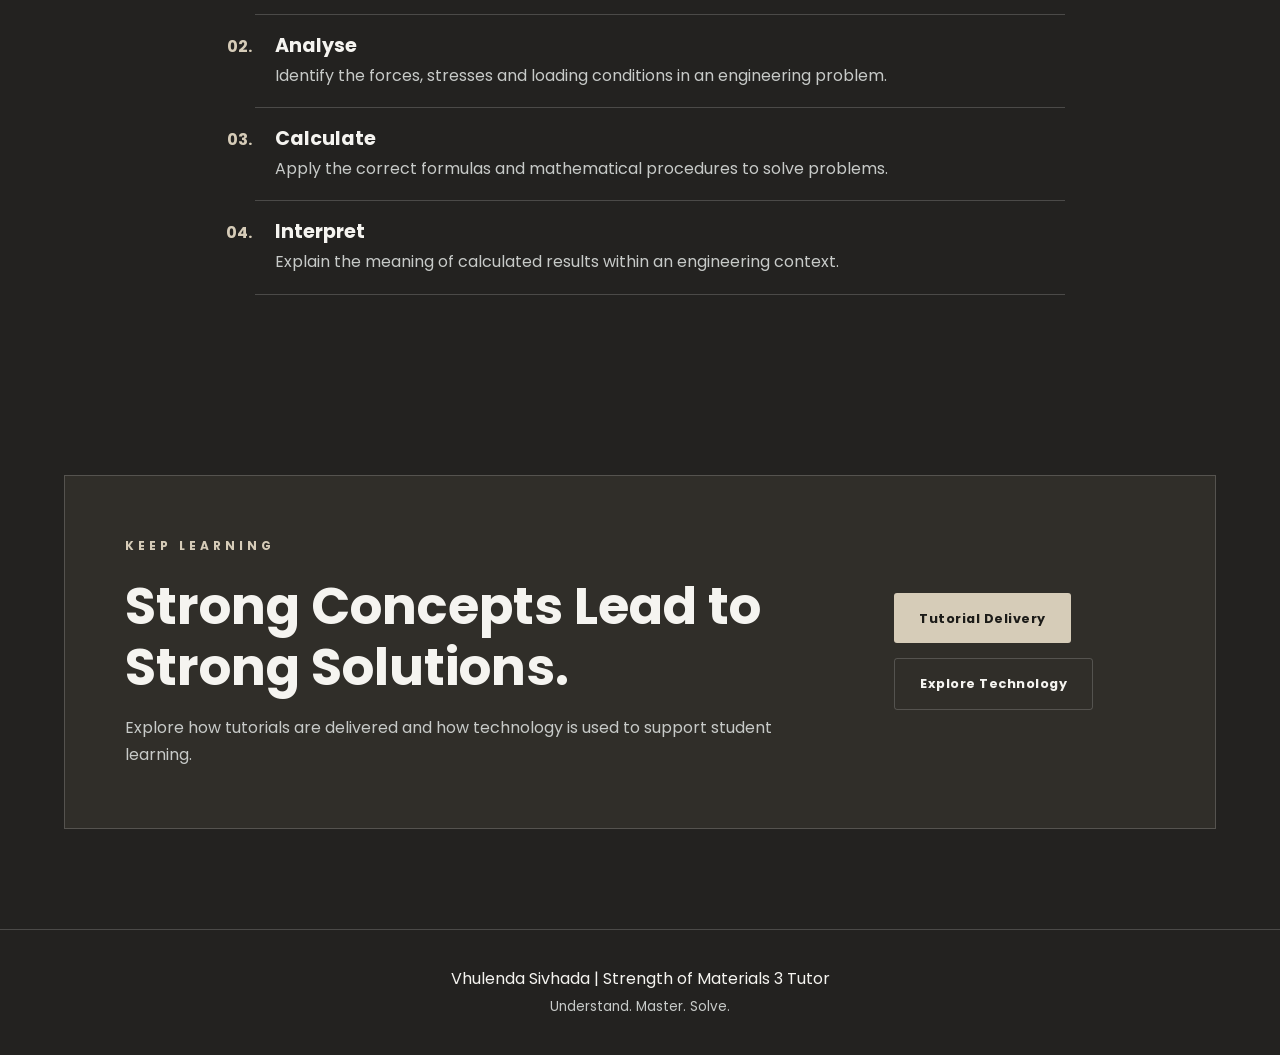
<file: module.html>
<!DOCTYPE html>
<html lang="en">
<head>
    <meta charset="UTF-8">
    <meta name="viewport" content="width=device-width, initial-scale=1.0">
    <title>Module Details | Strength of Materials 3 Tutor</title>
    <link rel="stylesheet" href="styles.css">
    <link rel="preconnect" href="https://fonts.googleapis.com">
    <link rel="preconnect" href="https://fonts.gstatic.com" crossorigin>
    <link href="https://fonts.googleapis.com/css2?family=Poppins:wght@400;500;600;700;800&display=swap" rel="stylesheet">
</head>

<body>

<header>
    <nav class="navbar">

        <div class="logo">
            <span>SM3</span> Tutor
        </div>

        <button class="menu-toggle" id="menuToggle">☰</button>

        <ul class="nav-links" id="navLinks">
            <li><a href="index.html">Home</a></li>
            <li><a href="personal.html">Personal Statement</a></li>
            <li><a href="module.html" class="active">Module Details</a></li>
            <li><a href="training.html">Training & Development</a></li>
            <li><a href="delivery.html">Tutorial Delivery</a></li>
            <li><a href="technology.html">Technology</a></li>
            <li><a href="reflections.html">Reflections</a></li>
            <li><a href="Gallery/gallery.html">Gallery</a></li>
            <li><a href="Gallery/feedback.html">Student Feedback</a></li>
            <li><a href="Gallery/contact.html">Contact</a></li>
        </ul>

        <button class="theme-btn" id="themeToggle">☾</button>

    </nav>
</header>


<main>

<section class="page-hero">
    <div class="page-hero-content">
        <p class="eyebrow">MODULE INFORMATION</p>
        <h1>Strength of Materials <span>3</span></h1>
        <p>
            A structured overview of the key concepts and topics
            covered in Strength of Materials 3.
        </p>
    </div>
</section>


<section class="section">

    <div class="module-intro-copy">
        <span class="eyebrow">ABOUT THE MODULE</span>
        <h2>Building Strong Engineering Foundations</h2>
        <p>
            Strength of Materials 3 focuses on understanding how
            engineering materials behave when subjected to different
            types of loading and forces.
        </p>
        <p>
            The module combines theoretical concepts, mathematical
            calculations, diagrams and engineering problem-solving
            techniques.
        </p>
    </div>

    <div class="feature-grid">
        <article class="feature-card">
            <span class="card-number">01</span>
            <h3>Stress and Strain</h3>
            <p>
                Understanding the relationship between applied forces,
                stress, strain and the deformation of engineering materials.
            </p>
        </article>

        <article class="feature-card">
            <span class="card-number">02</span>
            <h3>Axial Loading</h3>
            <p>
                Studying members subjected to axial tensile and compressive
                forces and determining their resulting stresses and deformations.
            </p>
        </article>

        <article class="feature-card">
            <span class="card-number">03</span>
            <h3>Torsion</h3>
            <p>
                Understanding the behaviour of shafts and other components
                subjected to twisting moments and torsional loading.
            </p>
        </article>

        <article class="feature-card">
            <span class="card-number">04</span>
            <h3>Bending Stress</h3>
            <p>
                Learning how bending moments produce stresses within
                structural members and how to calculate bending stresses.
            </p>
        </article>

        <article class="feature-card">
            <span class="card-number">05</span>
            <h3>Shear Force and Bending Moment</h3>
            <p>
                Developing shear force and bending moment diagrams to analyse
                the internal forces acting on structural members.
            </p>
        </article>

        <article class="feature-card">
            <span class="card-number">06</span>
            <h3>Temperature Stresses</h3>
            <p>
                Understanding stresses that develop when materials expand
                or contract because of changes in temperature.
            </p>
        </article>

        <article class="feature-card">
            <span class="card-number">07</span>
            <h3>Shear Stress in Beams</h3>
            <p>
                Understanding the distribution of shear stress within beam
                sections and how shear forces affect beams under different
                loading conditions.
            </p>
        </article>

        <article class="feature-card">
            <span class="card-number">08</span>
            <h3>Strain Energies</h3>
            <p>
                Studying the energy stored within a material as a result
                of deformation caused by an applied load.
            </p>
        </article>

        <article class="feature-card">
            <span class="card-number">09</span>
            <h3>Catenaries</h3>
            <p>
                Understanding the shape and behaviour of flexible cables
                or chains hanging under their own weight or other loads.
            </p>
        </article>

        <article class="feature-card">
            <span class="card-number">10</span>
            <h3>Second Moment of Area</h3>
            <p>
                Understanding how the distribution of an area about an
                axis affects a section's resistance to bending.
            </p>
        </article>
    </div>
</section>


<section class="section dark-section">
    <div class="two-column">
        <div>
            <p class="eyebrow">MY APPROACH</p>
            <h2>Turning Theory Into Problem-Solving Skills</h2>
            <p>
                Strength of Materials 3 requires students to understand
                both the theory and the calculations behind engineering problems.
            </p>
            <p>
                During tutorials, I encourage students to understand the
                question first before selecting formulas and performing calculations.
            </p>
        </div>

        <div class="highlight-box">
            <span class="quote-mark">“</span>
            <h3 class="approach-method-title">
                Understand → Identify → Select → Solve → Interpret → Practise
            </h3>
            <p>
                This approach helps students develop a structured way of
                solving Strength of Materials problems rather than simply
                memorising formulas.
            </p>
        </div>
    </div>
</section>


<section class="section">
    <div class="learning-outcomes-heading">
        <span class="eyebrow">LEARNING OUTCOMES</span>
        <h2>What Students Should Be Able To Do</h2>
    </div>

    <ol class="tutorial-steps">
        <li>
            <h3>Understand</h3>
            <p>
                Explain important Strength of Materials concepts and principles.
            </p>
        </li>

        <li>
            <h3>Analyse</h3>
            <p>
                Identify the forces, stresses and loading conditions in an engineering problem.
            </p>
        </li>

        <li>
            <h3>Calculate</h3>
            <p>
                Apply the correct formulas and mathematical procedures to solve problems.
            </p>
        </li>

        <li>
            <h3>Interpret</h3>
            <p>
                Explain the meaning of calculated results within an engineering context.
            </p>
        </li>
    </ol>
</section>


<section class="cta-section">
    <div>
        <p class="eyebrow">KEEP LEARNING</p>
        <h2>Strong Concepts Lead to Strong Solutions.</h2>
        <p>
            Explore how tutorials are delivered and how technology is used
            to support student learning.
        </p>
    </div>
    <div class="hero-buttons">
        <a href="delivery.html" class="btn btn-primary">Tutorial Delivery</a>
        <a href="technology.html" class="btn btn-secondary">Explore Technology</a>
    </div>
</section>

</main>


<footer>
    <p>Vhulenda Sivhada | Strength of Materials 3 Tutor</p>
    <span>Understand. Master. Solve.</span>
</footer>

<script src="script.js"></script>

</body>
</html>
</file>
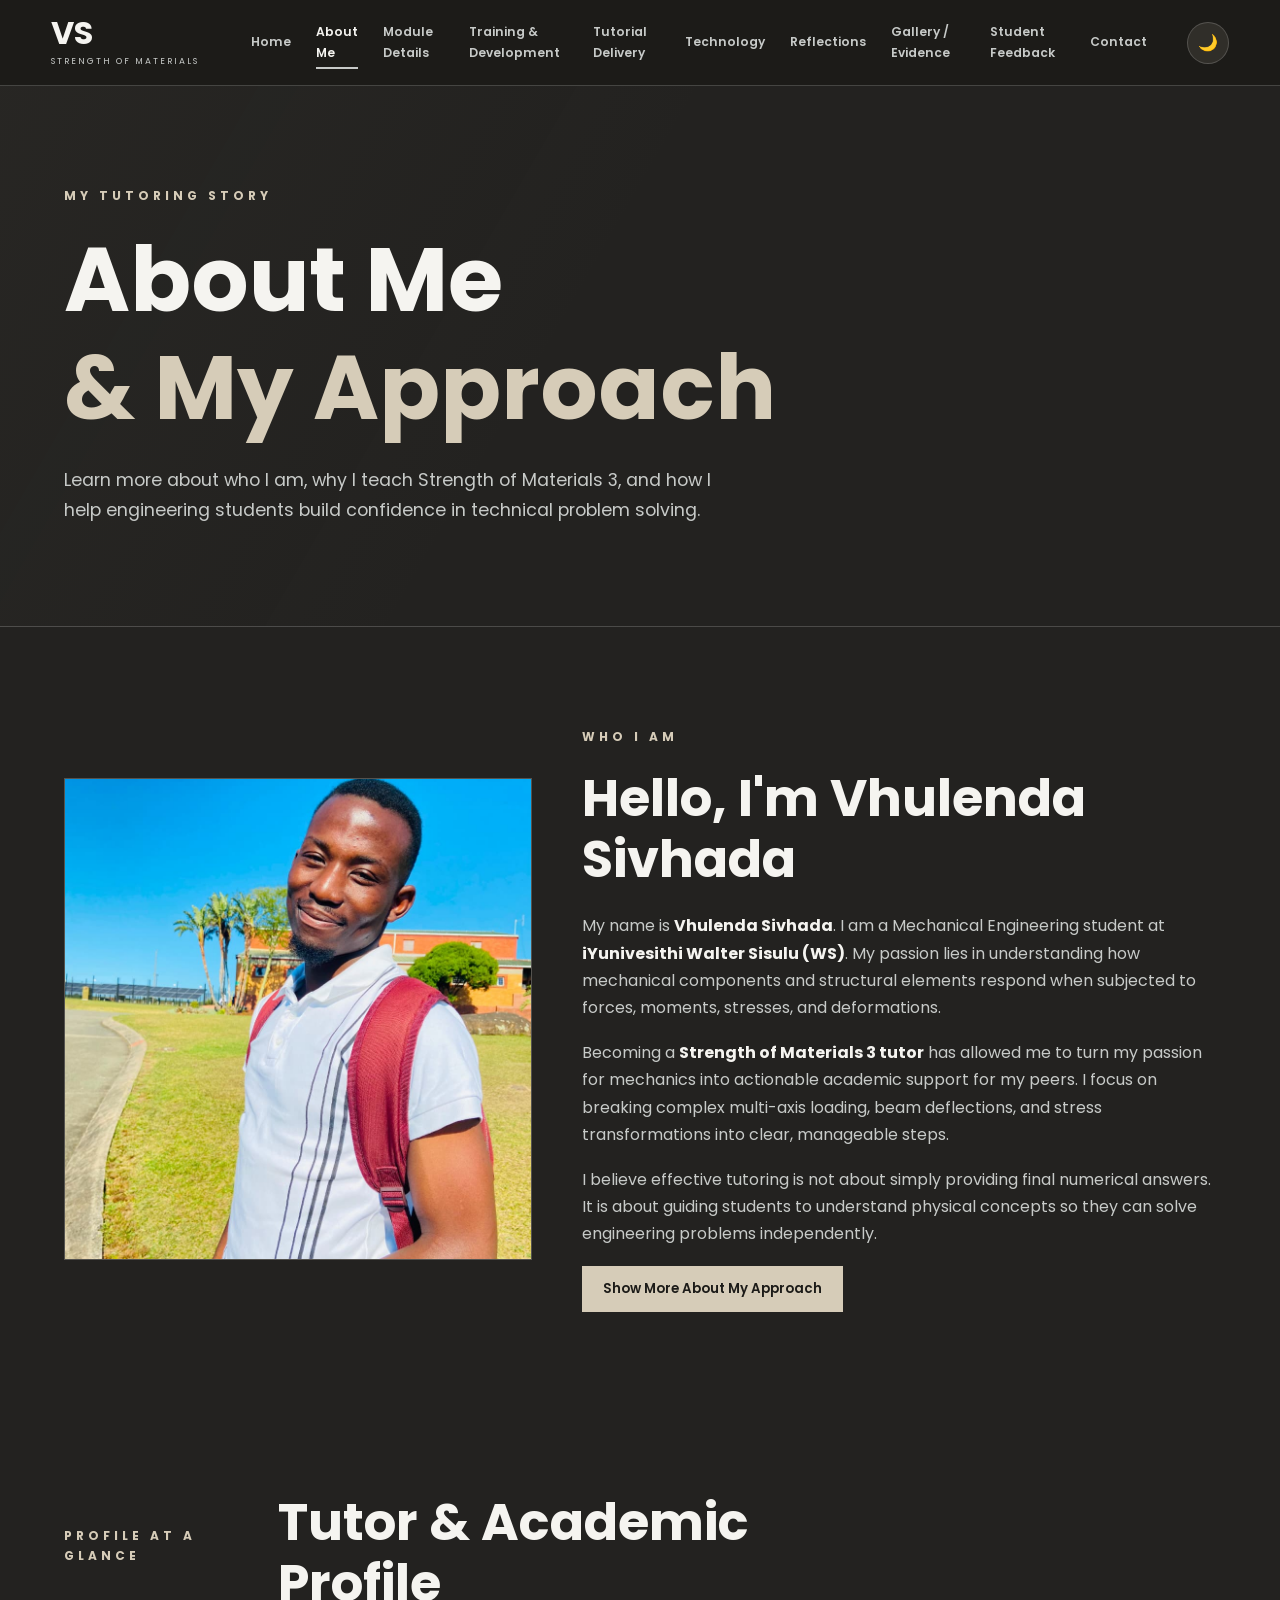
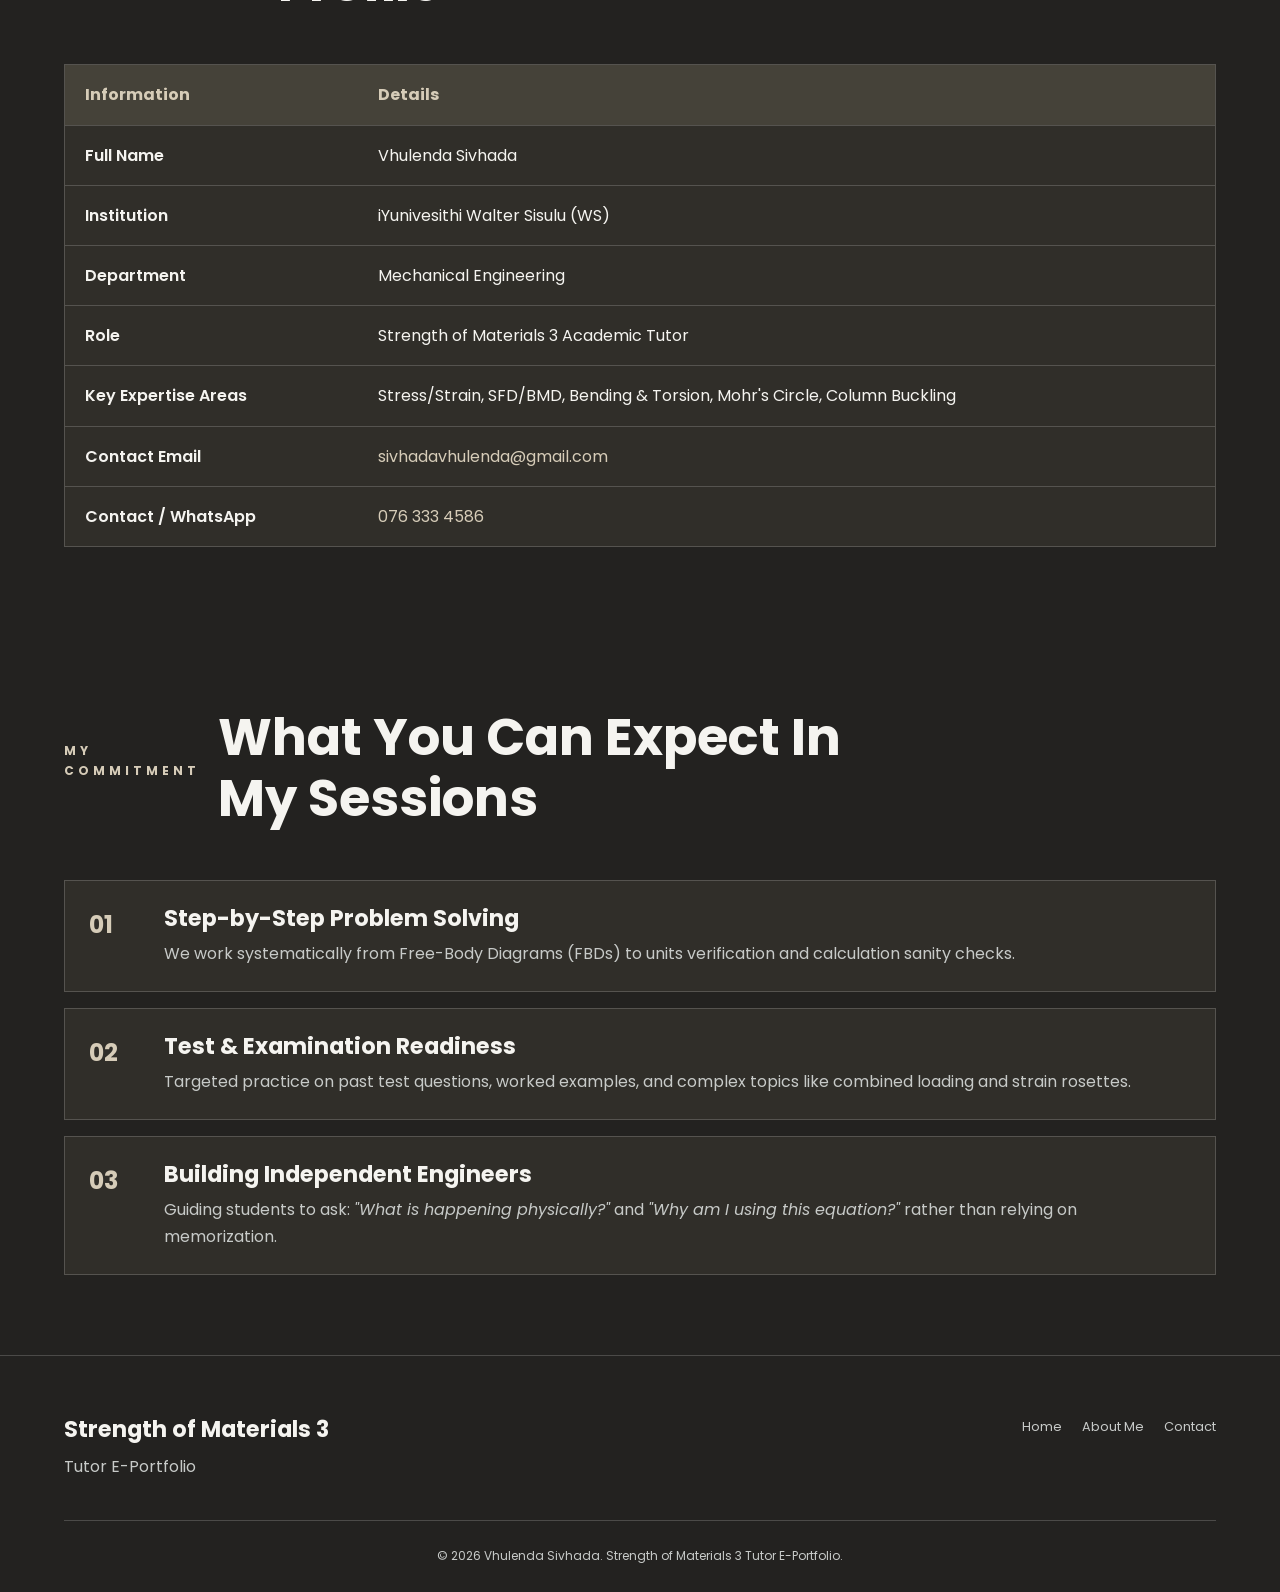
<file: personal.html>
<!DOCTYPE html>
<html lang="en">
<head>

    <meta charset="UTF-8">
    <meta name="viewport" content="width=device-width, initial-scale=1.0">

    <title>About Me | Strength of Materials 3 Tutor</title>

    <link rel="stylesheet" href="styles.css">

    <link rel="preconnect" href="https://fonts.googleapis.com">
    <link rel="preconnect" href="https://fonts.gstatic.com" crossorigin>

    <link href="https://fonts.googleapis.com/css2?family=Poppins:wght@400;500;600;700;800&display=swap" rel="stylesheet">

</head>

<body>


    <!-- ================= NAVIGATION ================= -->

    <header class="navbar">

        <div class="nav-container">

            <a href="index.html" class="logo">

                <span>VS</span>

                <small>
                    STRENGTH OF MATERIALS
                </small>

            </a>


            <button class="menu-toggle" id="menuToggle">
                ☰
            </button>


            <nav class="nav-links" id="navLinks">

                <a href="index.html">
                    Home
                </a>

                <a href="personal.html" class="active">
                    About Me
                </a>

                <a href="module.html">
                    Module Details
                </a>

                <a href="training.html">
                    Training & Development
                </a>

                <a href="delivery.html">
                    Tutorial Delivery
                </a>

                <a href="technology.html">
                    Technology
                </a>

                <a href="reflections.html">
                    Reflections
                </a>

                <a href="gallery.html">
                    Gallery / Evidence
                </a>

                <a href="feedback.html">
                    Student Feedback
                </a>

                <a href="contact.html">
                    Contact
                </a>

            </nav>


            <button id="themeToggle" class="theme-toggle">
                🌙
            </button>

        </div>

    </header>



    <!-- ================= PAGE HERO ================= -->

    <main>

        <section class="page-hero">
            <div class="page-hero-content">
                <p class="eyebrow">MY TUTORING STORY</p>
                <h1>About Me<br><span>&amp; My Approach</span></h1>
                <p>
                    Learn more about who I am, why I teach Strength of Materials 3,
                    and how I help engineering students build confidence in technical problem solving.
                </p>
            </div>
        </section>

        <section class="about-grid content-section">
            <div class="about-image">
                <img src="images/photo1.jpg" alt="Vhulenda Sivhada, Strength of Materials 3 tutor">
            </div>

            <div class="about-content">
                <p class="eyebrow">WHO I AM</p>
                <h2>Hello, I'm Vhulenda Sivhada</h2>

                <p>
                    My name is <strong>Vhulenda Sivhada</strong>. I am a Mechanical Engineering student at
                    <strong> iYunivesithi Walter Sisulu (WS)</strong>. My passion lies in understanding how
                    mechanical components and structural elements respond when subjected to forces, moments,
                    stresses, and deformations.
                </p>

                <p>
                    Becoming a <strong>Strength of Materials 3 tutor</strong> has allowed me to turn my passion
                    for mechanics into actionable academic support for my peers. I focus on breaking complex
                    multi-axis loading, beam deflections, and stress transformations into clear, manageable steps.
                </p>

                <p>
                    I believe effective tutoring is not about simply providing final numerical answers. It is about
                    guiding students to understand physical concepts so they can solve engineering problems independently.
                </p>

                <button
                    type="button"
                    id="showMoreBtn"
                    class="primary-btn"
                    aria-expanded="false"
                    aria-controls="moreInfo">
                    Show More About My Approach
                </button>

                <div id="moreInfo" class="hidden-info" hidden>
                    <p>
                        <strong>My Core Motto:</strong>
                        <em>"Understand the Concept. Master the Method. Solve the Problem."</em>
                    </p>
                    <p>
                        In Strength of Materials 3, students often struggle with choosing the right equation or
                        assigning correct sign conventions. My tutoring sessions address this by emphasizing physical
                        visualization—using diagrams, Mohr's circle geometric constructions, and free-body setups
                        before touching a calculator.
                    </p>
                    <p>
                        Through tutoring, I have learned that teaching someone else requires a much deeper grasp of
                        fundamental mechanics. It has refined my technical communication, patience, and leadership as
                        an aspiring Mechanical Engineer.
                    </p>
                </div>
            </div>
        </section>

        <section class="section">
            <div class="section-heading">
                <p class="eyebrow">PROFILE AT A GLANCE</p>
                <h2>Tutor &amp; Academic Profile</h2>
            </div>

            <div class="table-container">
                <table class="profile-table">
                    <tbody>
                        <tr>
                            <th scope="col">Information</th>
                            <th scope="col">Details</th>
                        </tr>
                        <tr><td>Full Name</td><td>Vhulenda Sivhada</td></tr>
                        <tr><td>Institution</td><td> iYunivesithi Walter Sisulu (WS)</td></tr>
                        <tr><td>Department</td><td>Mechanical Engineering</td></tr>
                        <tr><td>Role</td><td>Strength of Materials 3 Academic Tutor</td></tr>
                        <tr><td>Key Expertise Areas</td><td>Stress/Strain, SFD/BMD, Bending &amp; Torsion, Mohr's Circle, Column Buckling</td></tr>
                        <tr><td>Contact Email</td><td><a href="mailto:sivhadavhulenda@gmail.com">sivhadavhulenda@gmail.com</a></td></tr>
                        <tr><td>Contact / WhatsApp</td><td><a href="tel:+27763334586">076 333 4586</a></td></tr>
                    </tbody>
                </table>
            </div>
        </section>

        <section class="section">
            <div class="section-heading">
                <p class="eyebrow">MY COMMITMENT</p>
                <h2>What You Can Expect In My Sessions</h2>
            </div>

            <div class="goal-list">
                <article class="goal-item">
                    <span>01</span>
                    <div>
                        <h3>Step-by-Step Problem Solving</h3>
                        <p>We work systematically from Free-Body Diagrams (FBDs) to units verification and calculation sanity checks.</p>
                    </div>
                </article>

                <article class="goal-item">
                    <span>02</span>
                    <div>
                        <h3>Test &amp; Examination Readiness</h3>
                        <p>Targeted practice on past test questions, worked examples, and complex topics like combined loading and strain rosettes.</p>
                    </div>
                </article>

                <article class="goal-item">
                    <span>03</span>
                    <div>
                        <h3>Building Independent Engineers</h3>
                        <p>
                            Guiding students to ask: <em>"What is happening physically?"</em> and
                            <em>"Why am I using this equation?"</em> rather than relying on memorization.
                        </p>
                    </div>
                </article>
            </div>
        </section>

    </main>



    <!-- ================= FOOTER ================= -->

    <footer class="footer">

        <div class="footer-content">

            <div>

                <h3>
                    Strength of Materials 3
                </h3>

                <p>
                    Tutor E-Portfolio
                </p>

            </div>


            <div class="footer-links">

                <a href="index.html">
                    Home
                </a>

                <a href="personal.html">
                    About Me
                </a>

                <a href="contact.html">
                    Contact
                </a>

            </div>

        </div>


        <div class="footer-bottom">

            <p>
                © 2026 Vhulenda Sivhada.
                Strength of Materials 3 Tutor E-Portfolio.
            </p>

        </div>

    </footer>



    <script src="script.js"></script>

</body>
</html>
</file>
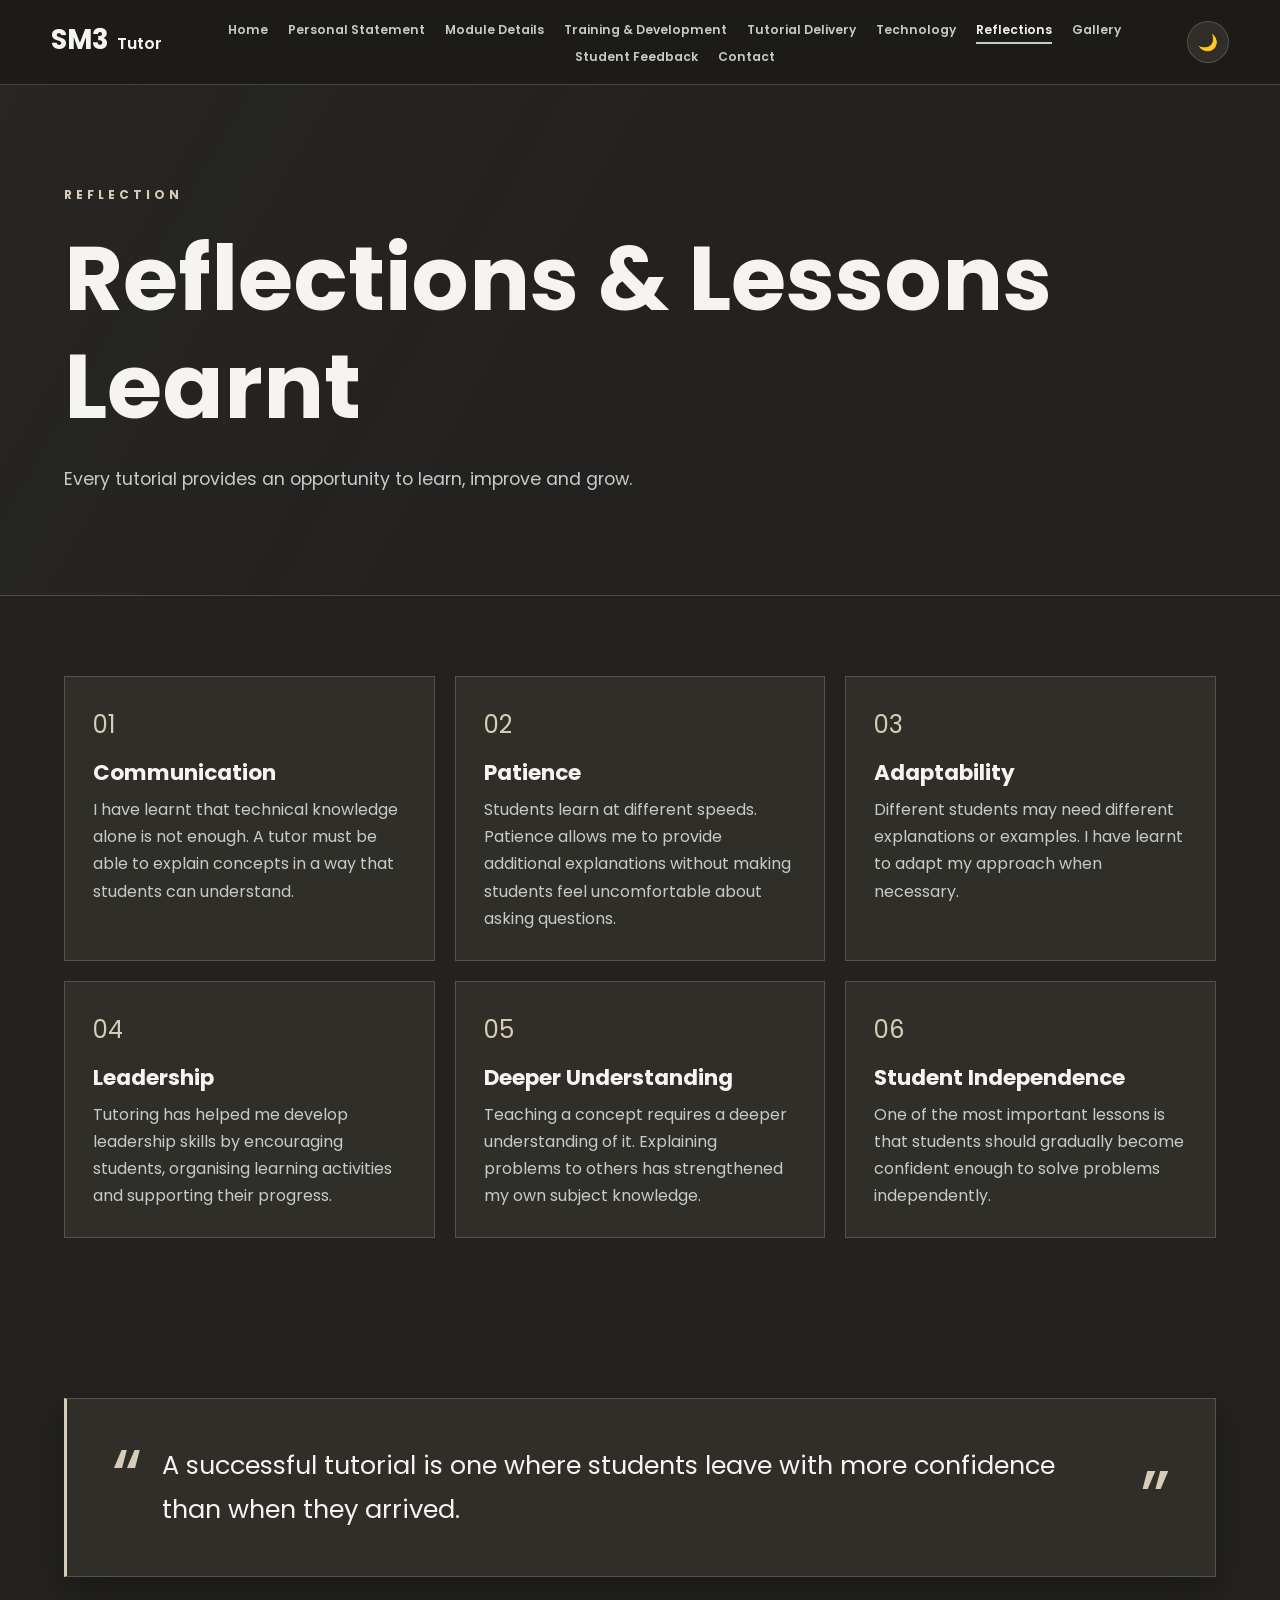
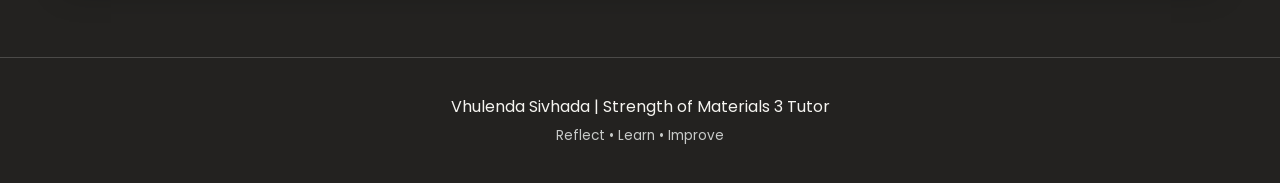
<file: reflections.html>
<!DOCTYPE html>
<html lang="en">
<head>
    <meta charset="UTF-8">
    <meta name="viewport" content="width=device-width, initial-scale=1.0">
    <title>Reflections | Strength of Materials 3 Tutor</title>
    <link rel="stylesheet" href="styles.css">
    <link rel="preconnect" href="https://fonts.googleapis.com">
    <link rel="preconnect" href="https://fonts.gstatic.com" crossorigin>
    <link href="https://fonts.googleapis.com/css2?family=Poppins:wght@400;500;600;700;800&display=swap" rel="stylesheet">
</head>

<body>

<header>
    <nav class="navbar">

        <div class="logo">
            <span>SM3</span> Tutor
        </div>

        <button class="menu-toggle" id="menuToggle">☰</button>

        <ul class="nav-links" id="navLinks">
            <li><a href="index.html">Home</a></li>
            <li><a href="personal.html">Personal Statement</a></li>
            <li><a href="module.html">Module Details</a></li>
            <li><a href="training.html">Training & Development</a></li>
            <li><a href="delivery.html">Tutorial Delivery</a></li>
            <li><a href="technology.html">Technology</a></li>
            <li><a href="reflections.html" class="active">Reflections</a></li>
            <li><a href="Gallery/gallery.html">Gallery</a></li>
            <li><a href="Gallery/feedback.html">Student Feedback</a></li>
            <li><a href="Gallery/contact.html">Contact</a></li>
        </ul>

        <button class="theme-btn" id="themeToggle">☾</button>

    </nav>
</header>


<main>

<section class="page-hero">
    <p class="eyebrow">REFLECTION</p>
    <h1>Reflections & Lessons Learnt</h1>
    <p>
        Every tutorial provides an opportunity to learn, improve and grow.
    </p>
</section>


<section class="section">

    <div class="reflection-grid">

        <article class="reflection-card">
            <span>01</span>
            <h2>Communication</h2>
            <p>
                I have learnt that technical knowledge alone is not enough.
                A tutor must be able to explain concepts in a way that
                students can understand.
            </p>
        </article>

        <article class="reflection-card">
            <span>02</span>
            <h2>Patience</h2>
            <p>
                Students learn at different speeds. Patience allows me
                to provide additional explanations without making students
                feel uncomfortable about asking questions.
            </p>
        </article>

        <article class="reflection-card">
            <span>03</span>
            <h2>Adaptability</h2>
            <p>
                Different students may need different explanations or
                examples. I have learnt to adapt my approach when necessary.
            </p>
        </article>

        <article class="reflection-card">
            <span>04</span>
            <h2>Leadership</h2>
            <p>
                Tutoring has helped me develop leadership skills by
                encouraging students, organising learning activities
                and supporting their progress.
            </p>
        </article>

        <article class="reflection-card">
            <span>05</span>
            <h2>Deeper Understanding</h2>
            <p>
                Teaching a concept requires a deeper understanding of it.
                Explaining problems to others has strengthened my own
                subject knowledge.
            </p>
        </article>

        <article class="reflection-card">
            <span>06</span>
            <h2>Student Independence</h2>
            <p>
                One of the most important lessons is that students should
                gradually become confident enough to solve problems
                independently.
            </p>
        </article>

    </div>

</section>


<section class="section">

    <div class="quote-box">

        <span class="quote-mark">“</span>

        <p>
            A successful tutorial is one where students leave with
            more confidence than when they arrived.
        </p>

        <span class="quote-mark closing">”</span>

    </div>

</section>

</main>


<footer>
    <p>Vhulenda Sivhada | Strength of Materials 3 Tutor</p>
    <span>Reflect • Learn • Improve</span>
</footer>

<script src="script.js"></script>

</body>
</html>
</file>
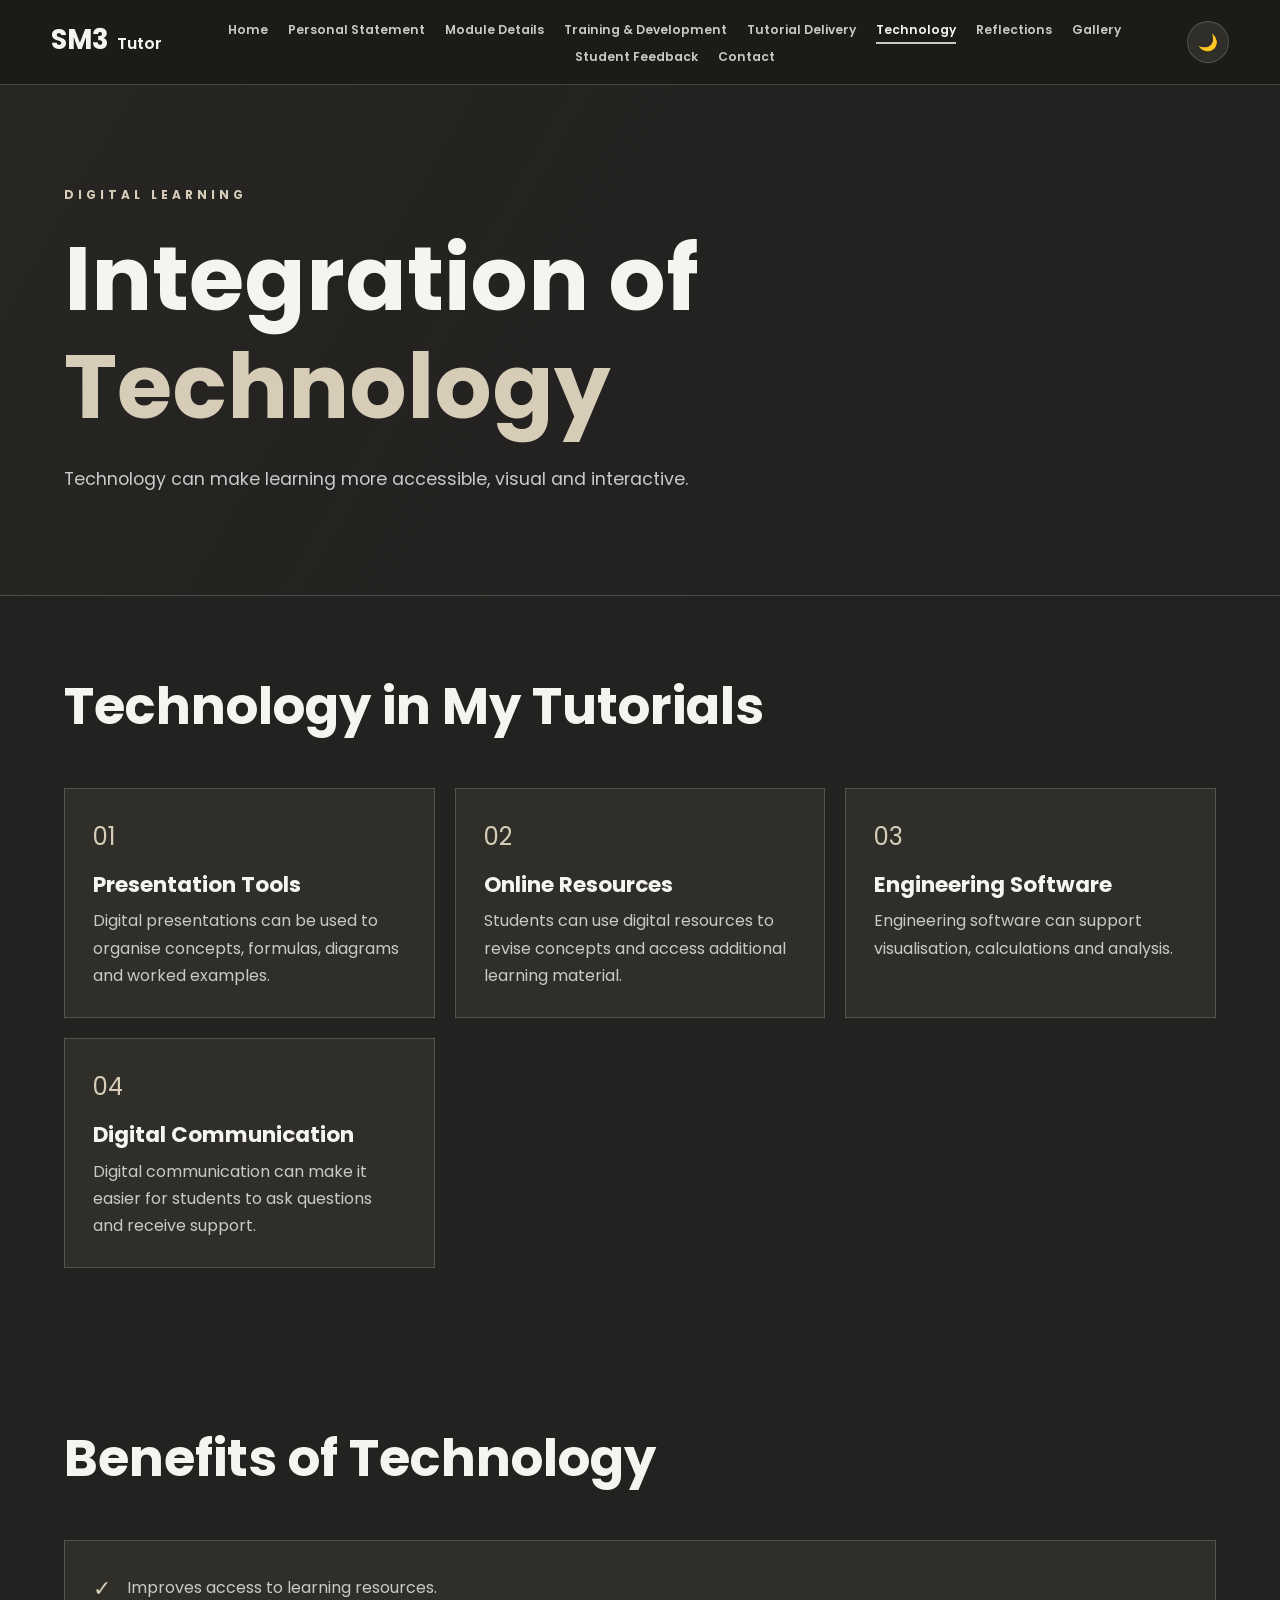
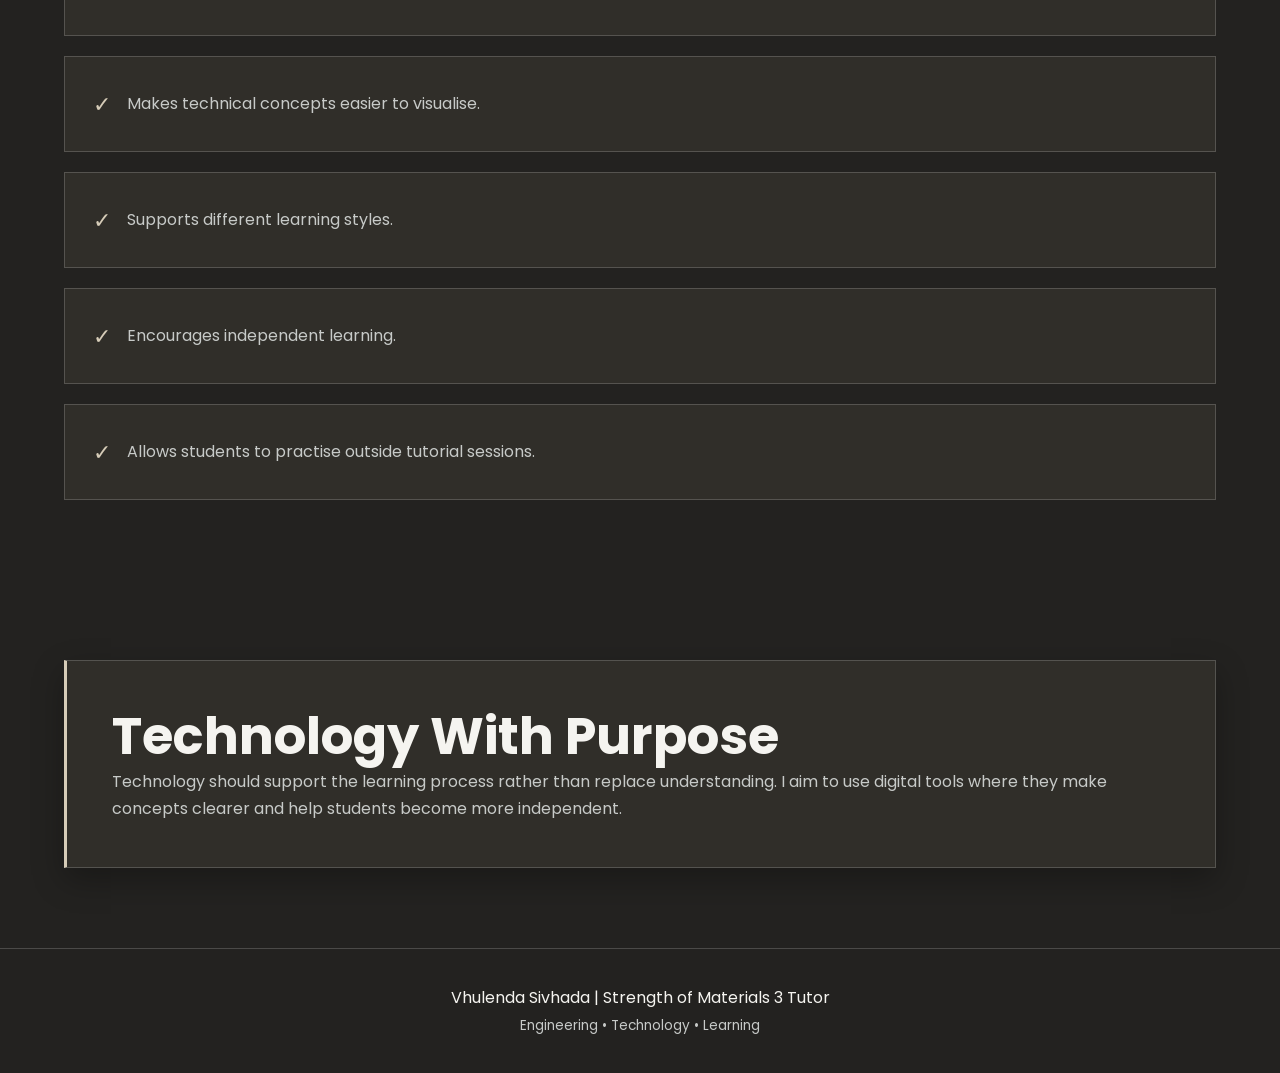
<file: technology.html>
<!DOCTYPE html>
<html lang="en">
<head>
    <meta charset="UTF-8">
    <meta name="viewport" content="width=device-width, initial-scale=1.0">
    <title>Integration of Technology | Strength of Materials 3 Tutor</title>
    <link rel="stylesheet" href="styles.css">
    <link rel="preconnect" href="https://fonts.googleapis.com">
    <link rel="preconnect" href="https://fonts.gstatic.com" crossorigin>
    <link href="https://fonts.googleapis.com/css2?family=Poppins:wght@400;500;600;700;800&display=swap" rel="stylesheet">
</head>

<body>

<header>
    <nav class="navbar">

        <div class="logo">
            <span>SM3</span> Tutor
        </div>

        <button class="menu-toggle" id="menuToggle">☰</button>

        <ul class="nav-links" id="navLinks">
            <li><a href="index.html">Home</a></li>
            <li><a href="personal.html">Personal Statement</a></li>
            <li><a href="module.html">Module Details</a></li>
            <li><a href="training.html">Training & Development</a></li>
            <li><a href="delivery.html">Tutorial Delivery</a></li>
            <li><a href="technology.html" class="active">Technology</a></li>
            <li><a href="reflections.html">Reflections</a></li>
            <li><a href="Gallery/gallery.html">Gallery</a></li>
            <li><a href="Gallery/feedback.html">Student Feedback</a></li>
            <li><a href="Gallery/contact.html">Contact</a></li>
        </ul>

        <button class="theme-btn" id="themeToggle">☾</button>

    </nav>
</header>


<main>

<section class="page-hero">
    <div class="page-hero-content">
        <p class="eyebrow">DIGITAL LEARNING</p>
        <h1>Integration of <span>Technology</span></h1>
        <p>
            Technology can make learning more accessible, visual and interactive.
        </p>
    </div>
</section>


<section class="section">

    <div class="section-heading">
        <h2>Technology in My Tutorials</h2>
    </div>

    <div class="technology-grid">

        <div class="tech-card">
            <div class="tech-number">01</div>
            <h3>Presentation Tools</h3>
            <p>
                Digital presentations can be used to organise concepts,
                formulas, diagrams and worked examples.
            </p>
        </div>

        <div class="tech-card">
            <div class="tech-number">02</div>
            <h3>Online Resources</h3>
            <p>
                Students can use digital resources to revise concepts
                and access additional learning material.
            </p>
        </div>

        <div class="tech-card">
            <div class="tech-number">03</div>
            <h3>Engineering Software</h3>
            <p>
                Engineering software can support visualisation,
                calculations and analysis.
            </p>
        </div>

        <div class="tech-card">
            <div class="tech-number">04</div>
            <h3>Digital Communication</h3>
            <p>
                Digital communication can make it easier for students
                to ask questions and receive support.
            </p>
        </div>

    </div>

</section>


<section class="section">

    <div class="section-heading">
        <h2>Benefits of Technology</h2>
    </div>

    <div class="benefits-list">

        <div class="benefit">
            <span>✓</span>
            <p>Improves access to learning resources.</p>
        </div>

        <div class="benefit">
            <span>✓</span>
            <p>Makes technical concepts easier to visualise.</p>
        </div>

        <div class="benefit">
            <span>✓</span>
            <p>Supports different learning styles.</p>
        </div>

        <div class="benefit">
            <span>✓</span>
            <p>Encourages independent learning.</p>
        </div>

        <div class="benefit">
            <span>✓</span>
            <p>Allows students to practise outside tutorial sessions.</p>
        </div>

    </div>

</section>


<section class="section">

    <div class="content-box highlight">
        <h2>Technology With Purpose</h2>

        <p>
            Technology should support the learning process rather than
            replace understanding. I aim to use digital tools where they
            make concepts clearer and help students become more independent.
        </p>
    </div>

</section>

</main>


<footer>
    <p>Vhulenda Sivhada | Strength of Materials 3 Tutor</p>
    <span>Engineering • Technology • Learning</span>
</footer>

<script src="script.js"></script>

</body>
</html>
</file>
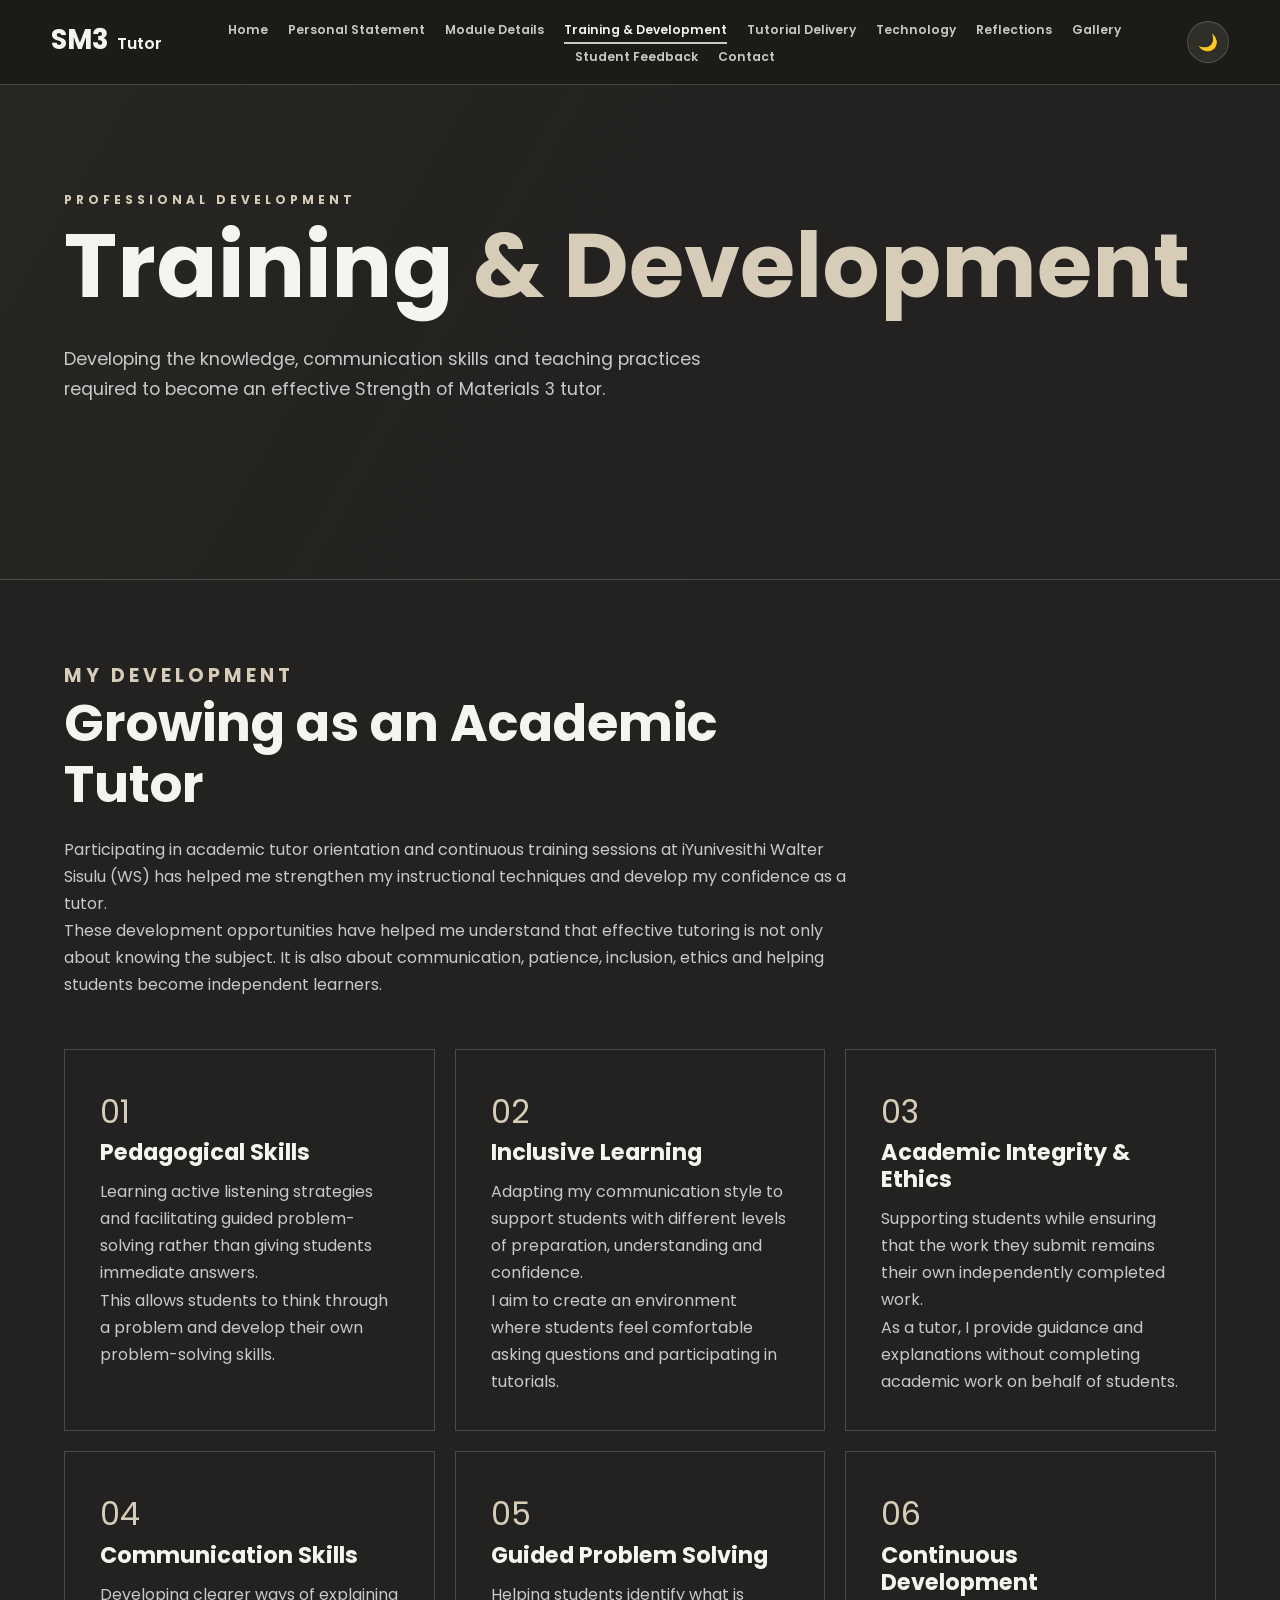
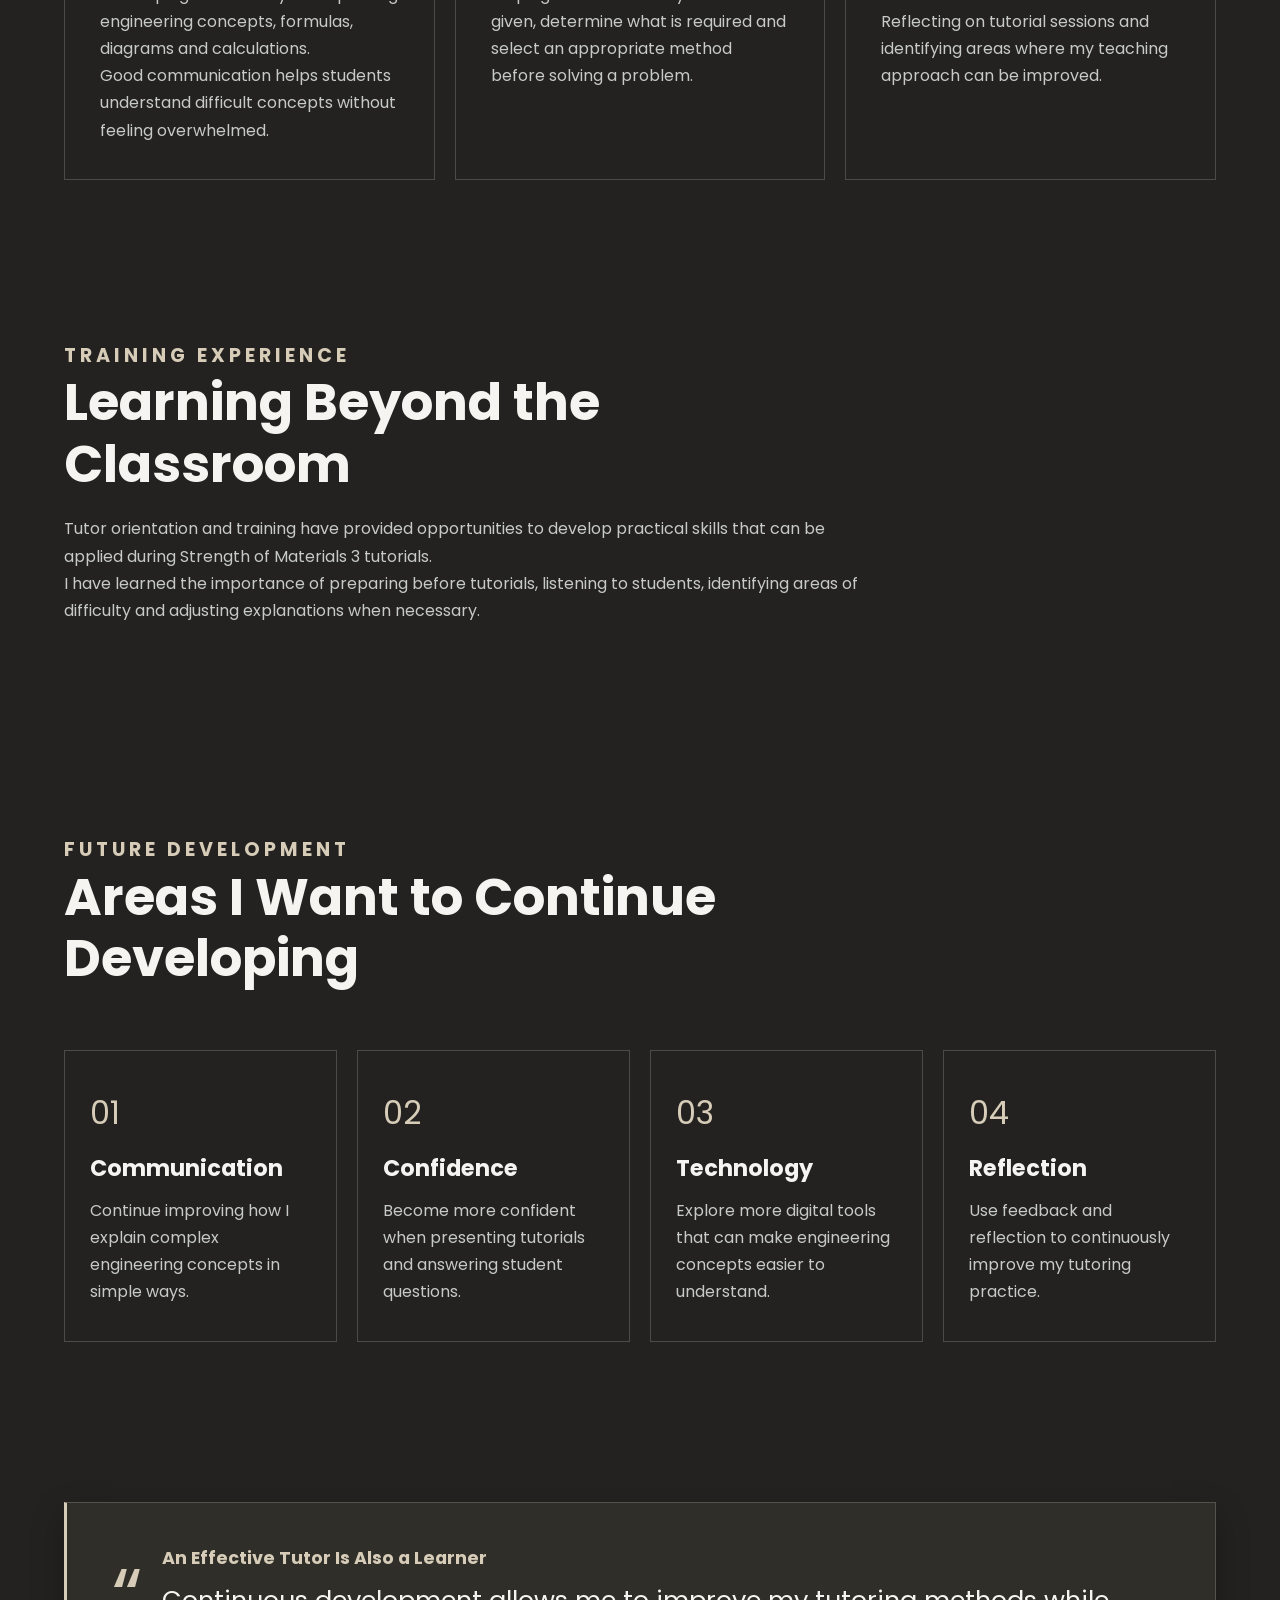
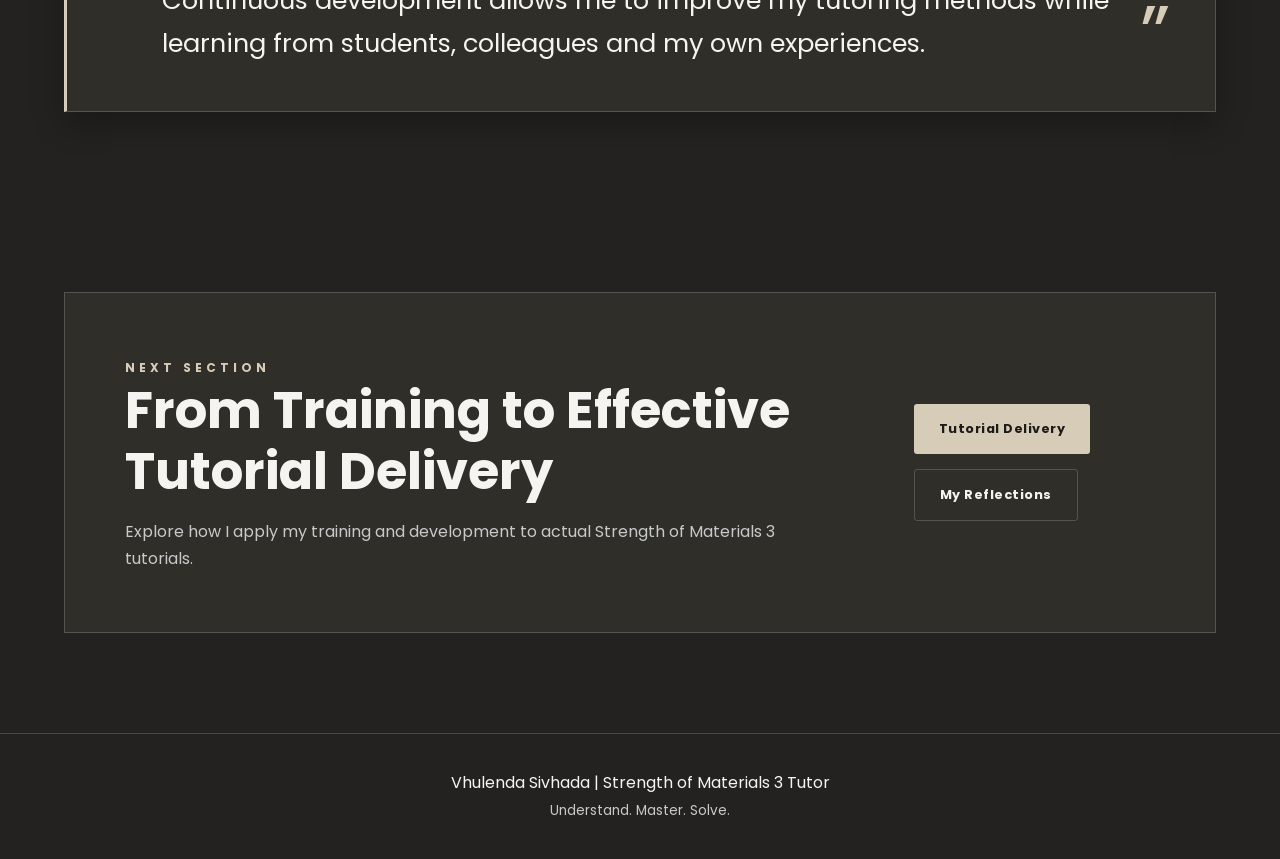
<file: training.html>
<!DOCTYPE html>
<html lang="en">

<head>
    <meta charset="UTF-8">
    <meta name="viewport" content="width=device-width, initial-scale=1.0">

    <title>Training &amp; Development | Strength of Materials 3 Tutor</title>

    <link rel="preconnect" href="https://fonts.googleapis.com">
    <link rel="preconnect" href="https://fonts.gstatic.com" crossorigin>
    <link href="https://fonts.googleapis.com/css2?family=Poppins:wght@400;500;600;700;800&display=swap"
          rel="stylesheet">
    <link rel="stylesheet" href="styles.css">
</head>

<body>

    <!-- =====================================================
         NAVIGATION
    ====================================================== -->

    <header>
        <nav class="navbar">
            <div class="logo">
                <span>SM3</span> Tutor
            </div>

            <button class="menu-toggle" id="menuToggle" aria-label="Open navigation menu">☰</button>

            <ul class="nav-links" id="navLinks">
                <li><a href="index.html">Home</a></li>
                <li><a href="personal.html">Personal Statement</a></li>
                <li><a href="module.html">Module Details</a></li>
                <li><a href="training.html" class="active">Training &amp; Development</a></li>
                <li><a href="delivery.html">Tutorial Delivery</a></li>
                <li><a href="technology.html">Technology</a></li>
                <li><a href="reflections.html">Reflections</a></li>
                <li><a href="Gallery/gallery.html">Gallery</a></li>
                <li><a href="Gallery/feedback.html">Student Feedback</a></li>
                <li><a href="Gallery/contact.html">Contact</a></li>
            </ul>

            <button class="theme-btn" id="themeToggle">☾</button>
        </nav>
    </header>



    <!-- =====================================================
         PAGE HERO
    ====================================================== -->

    <main>

    <section class="page-hero">

        <div class="container">

            <span class="eyebrow">
                PROFESSIONAL DEVELOPMENT
            </span>

            <h1 class="training-page-title">
                Training <span>&amp; Development</span>
            </h1>

            <p>
                Developing the knowledge, communication skills and
                teaching practices required to become an effective
                Strength of Materials 3 tutor.
            </p>

        </div>

    </section>



    <!-- =====================================================
         INTRODUCTION
    ====================================================== -->

    <section class="section">

        <div class="container">

            <div class="section-heading">

                <span class="eyebrow">
                    MY DEVELOPMENT
                </span>

                <h2>
                    Growing as an Academic Tutor
                </h2>

                <p>
                    Participating in academic tutor orientation and
                    continuous training sessions at iYunivesithi Walter Sisulu (WS)
                    has helped me strengthen my  instructional techniques and develop my confidence
                    as a tutor.
                </p>

                <p>
                    These development opportunities have helped me
                    understand that effective tutoring is not only
                    about knowing the subject. It is also about
                    communication, patience, inclusion, ethics and
                    helping students become independent learners.
                </p>

            </div>



            <!-- =================================================
                 DEVELOPMENT AREAS
            ================================================== -->

            <div class="feature-grid">


                <!-- PEDAGOGICAL SKILLS -->
                <article class="feature-card scroll-reveal">

                    <span class="card-number">
                        01
                    </span>

                    <h3>
                        Pedagogical Skills
                    </h3>

                    <p>
                        Learning active listening strategies and
                        facilitating guided problem-solving rather
                        than giving students immediate answers.
                    </p>

                    <p>
                        This allows students to think through a
                        problem and develop their own problem-solving
                        skills.
                    </p>

                </article>



                <!-- INCLUSIVE LEARNING -->
                <article class="feature-card scroll-reveal">

                    <span class="card-number">
                        02
                    </span>

                    <h3>
                        Inclusive Learning
                    </h3>

                    <p>
                        Adapting my communication style to support
                        students with different levels of preparation,
                        understanding and confidence.
                    </p>

                    <p>
                        I aim to create an environment where students
                        feel comfortable asking questions and
                        participating in tutorials.
                    </p>

                </article>



                <!-- ACADEMIC INTEGRITY -->
                <article class="feature-card scroll-reveal">

                    <span class="card-number">
                        03
                    </span>

                    <h3>
                        Academic Integrity & Ethics
                    </h3>

                    <p>
                        Supporting students while ensuring that the
                        work they submit remains their own
                        independently completed work.
                    </p>

                    <p>
                        As a tutor, I provide guidance and explanations
                        without completing academic work on behalf of
                        students.
                    </p>

                </article>



                <!-- COMMUNICATION -->
                <article class="feature-card scroll-reveal">

                    <span class="card-number">
                        04
                    </span>

                    <h3>
                        Communication Skills
                    </h3>

                    <p>
                        Developing clearer ways of explaining
                        engineering concepts, formulas, diagrams and
                        calculations.
                    </p>

                    <p>
                        Good communication helps students understand
                        difficult concepts without feeling
                        overwhelmed.
                    </p>

                </article>



                <!-- PROBLEM SOLVING -->
                <article class="feature-card scroll-reveal">

                    <span class="card-number">
                        05
                    </span>

                    <h3>
                        Guided Problem Solving
                    </h3>

                    <p>
                        Helping students identify what is given,
                        determine what is required and select an
                        appropriate method before solving a problem.
                    </p>

                </article>



                <!-- CONTINUOUS DEVELOPMENT -->
                <article class="feature-card scroll-reveal">

                    <span class="card-number">
                        06
                    </span>

                    <h3>
                        Continuous Development
                    </h3>

                    <p>
                        Reflecting on tutorial sessions and identifying
                        areas where my teaching approach can be
                        improved.
                    </p>

                </article>

            </div>

        </div>

    </section>



    <!-- =====================================================
         TRAINING EXPERIENCE
    ====================================================== -->

    <section class="section">

        <div class="container">

            <div class="section-heading">

                <span class="eyebrow">
                    TRAINING EXPERIENCE
                </span>

                <h2>
                    Learning Beyond the Classroom
                </h2>

                <p>
                    Tutor orientation and training have provided
                    opportunities to develop practical skills that
                    can be applied during Strength of Materials 3
                    tutorials.
                </p>

                <p>
                    I have learned the importance of preparing
                    before tutorials, listening to students,
                    identifying areas of difficulty and adjusting
                    explanations when necessary.
                </p>

            </div>
        </div>

    </section>



    <!-- =====================================================
         DEVELOPMENT GOALS
    ====================================================== -->

    <section class="section">

        <div class="container">

            <div class="section-heading">

                <span class="eyebrow">
                    FUTURE DEVELOPMENT
                </span>

                <h2>
                    Areas I Want to Continue Developing
                </h2>

            </div>


            <div class="process-grid">


                <div class="process-card">

                    <span>
                        01
                    </span>

                    <h3>
                        Communication
                    </h3>

                    <p>
                        Continue improving how I explain complex
                        engineering concepts in simple ways.
                    </p>

                </div>



                <div class="process-card">

                    <span>
                        02
                    </span>

                    <h3>
                        Confidence
                    </h3>

                    <p>
                        Become more confident when presenting tutorials
                        and answering student questions.
                    </p>

                </div>



                <div class="process-card">

                    <span>
                        03
                    </span>

                    <h3>
                        Technology
                    </h3>

                    <p>
                        Explore more digital tools that can make
                        engineering concepts easier to understand.
                    </p>

                </div>



                <div class="process-card">

                    <span>
                        04
                    </span>

                    <h3>
                        Reflection
                    </h3>

                    <p>
                        Use feedback and reflection to continuously
                        improve my tutoring practice.
                    </p>

                </div>

            </div>

        </div>

    </section>



    <section class="section">

        <div class="quote-box">
            <span class="quote-mark">“</span>

            <div>
                <h3 class="quote-subtopic">An Effective Tutor Is Also a Learner</h3>
                <p>
                    Continuous development allows me to improve my
                    tutoring methods while learning from students,
                    colleagues and my own experiences.
                </p>
            </div>

            <span class="quote-mark closing">”</span>
        </div>

    </section>



    <!-- =====================================================
         CALL TO ACTION
    ====================================================== -->

    <section class="cta-section">

        <div>
                <span class="eyebrow">
                    NEXT SECTION
                </span>

                <h2>
                    From Training to Effective Tutorial Delivery
                </h2>

                <p>
                    Explore how I apply my training and development
                    to actual Strength of Materials 3 tutorials.
                </p>
        </div>

                <div class="hero-buttons">

                    <a href="delivery.html" class="btn btn-primary">
                        Tutorial Delivery
                    </a>

                    <a href="reflections.html" class="btn btn-secondary">
                        My Reflections
                    </a>

                </div>

    </section>

    </main>


    <footer>
        <p>Vhulenda Sivhada | Strength of Materials 3 Tutor</p>
        <span>Understand. Master. Solve.</span>
    </footer>

    <script src="script.js"></script>

</body>

</html>
</file>
<file: styles.css>
/* =========================================================
   STRENGTH OF MATERIALS 3 TUTOR E-PORTFOLIO
   MAIN STYLE SHEET
   Charcoal, Sand & Taupe Theme
========================================================= */


/* =========================================================
   1. ROOT VARIABLES
========================================================= */

:root {

    --bg-dark-charcoal: #232220;
    --bg-cool-grey: #c7cac8;
    --bg-taupe-olive: #5d584e;
    --bg-cream-sand: #d6ccb8;

    --text-dark: #1c1b18;
    --text-light: #f5f4f0;

    --bg: var(--bg-dark-charcoal);
    --surface: #302e29;
    --surface-2: #454239;

    --text: var(--text-light);
    --muted: var(--bg-cool-grey);

    --accent: var(--bg-cream-sand);
    --accent-light: #e3dacd;
    --green-light: var(--bg-cool-grey);

    --border: rgba(199, 202, 200, 0.24);
    --nav-bg: #1c1b18;
    --nav-text: var(--text-light);
    --shadow: 0 12px 30px rgba(0, 0, 0, 0.28);

    --transition: all 0.3s ease;

}


/* =========================================================
   LIGHT MODE
========================================================= */

body.light-mode {

    --bg: var(--bg-cream-sand);
    --surface: #f5f4f0;
    --surface-2: var(--bg-cool-grey);

    --text: var(--text-dark);
    --muted: var(--bg-taupe-olive);

    --accent: var(--bg-taupe-olive);
    --accent-light: var(--bg-dark-charcoal);

    --green-light: #5d584e;

    --border: rgba(93, 88, 78, 0.3);
    --nav-bg: var(--bg-dark-charcoal);

    --shadow: 0 4px 10px rgba(28, 27, 24, 0.08);

}


/* =========================================================
   2. RESET
========================================================= */

* {
    margin: 0;
    padding: 0;
    box-sizing: border-box;
}


html {
    scroll-behavior: smooth;
}


body {

    font-family: 'Poppins', sans-serif;

    background: var(--bg);

    color: var(--text);

    line-height: 1.7;

    transition: var(--transition);

}


/* =========================================================
   3. GENERAL ELEMENTS
========================================================= */

a {
    text-decoration: none;
    color: inherit;
}


p {
    color: var(--muted);
}


img {
    max-width: 100%;
    display: block;
}


button {
    font-family: inherit;
}


h1,
h2,
h3 {

    font-family: 'Poppins', sans-serif;

    line-height: 1.2;

}


h1 {
    font-size: clamp(3rem, 7vw, 6.5rem);
}


h2 {
    font-size: clamp(2rem, 4vw, 3.5rem);
}


h3 {
    font-size: 1.4rem;
}


header {

    position: sticky;

    top: 0;

    z-index: 1000;

}


/* =========================================================
   4. NAVIGATION
========================================================= */

.navbar {

    position: sticky;

    top: 0;

    z-index: 1000;

    background: var(--nav-bg);

    backdrop-filter: blur(15px);

    border-bottom: 1px solid var(--border);

}


body.light-mode .navbar {

    background: var(--nav-bg);

}


.nav-container {

    width: min(1400px, 92%);

    margin: auto;

    min-height: 85px;

    display: flex;

    align-items: center;

    gap: 30px;

}


/* =========================================================
   5. LOGO
========================================================= */

.logo {

    display: flex;

    flex-direction: column;

    justify-content: center;

    min-width: 160px;

    color: var(--text-light);

}


.logo span {

    font-family: 'Poppins', sans-serif;

    font-size: 2rem;

    font-weight: 700;

    color: var(--text-light);

    line-height: 1;

}


.logo small {

    margin-top: 5px;

    font-size: 0.55rem;

    letter-spacing: 2px;

    color: var(--bg-cool-grey);

}


/* =========================================================
   6. NAVIGATION LINKS
========================================================= */

.nav-links {

    display: flex;

    align-items: center;

    justify-content: flex-end;

    gap: 5px;

    flex: 1;

}


.nav-links a {

    position: relative;

    padding: 8px 10px;

    color: var(--bg-cool-grey);

    font-size: 0.76rem;

    font-weight: 600;

    transition: var(--transition);

}


.nav-links a:hover {

    color: var(--text-light);

}


.nav-links a::after {

    content: "";

    position: absolute;

    left: 10px;

    right: 10px;

    bottom: 2px;

    height: 2px;

    background: var(--bg-cool-grey);

    transform: scaleX(0);

    transform-origin: center;

    transition: transform 0.3s ease;

}


.nav-links a:hover::after,
.nav-links a.active::after {

    transform: scaleX(1);

}


.nav-links a.active {

    color: var(--text-light);

}


/* =========================================================
   7. THEME BUTTON
========================================================= */

.theme-toggle {

    width: 42px;

    height: 42px;

    border-radius: 50%;

    border: 1px solid var(--border);

    background: var(--surface);

    color: var(--accent);

    cursor: pointer;

    font-size: 1rem;

    transition: var(--transition);

}


.theme-toggle:hover {

    background: var(--accent);

    color: var(--text-dark);

    transform: rotate(15deg);

}


/* =========================================================
   8. MOBILE MENU BUTTON
========================================================= */

.menu-toggle {

    display: none;

    border: none;

    background: transparent;

    color: var(--text);

    font-size: 1.7rem;

    cursor: pointer;

}


/* =========================================================
   9. HERO SECTION
========================================================= */

.hero {

    width: min(1400px, 92%);

    margin: auto;

    min-height: calc(100vh - 85px);

    display: grid;

    grid-template-columns: 1.2fr 0.8fr;

    align-items: center;

    gap: 80px;

    padding: 80px 0;

}


.hero-content {

    max-width: 800px;

}


.eyebrow {

    color: var(--accent);

    font-size: 0.75rem;

    font-weight: 700;

    letter-spacing: 4px;

    text-transform: uppercase;

    margin-bottom: 20px;

}


.hero h1 {

    margin-bottom: 25px;

}


.hero h1 span,
.page-hero h1 span {

    color: var(--accent);

}


.hero-subtitle {

    font-family: 'Poppins', sans-serif;

    color: var(--text);

    font-size: clamp(1.2rem, 2vw, 1.6rem);

    margin-bottom: 20px;

}


.hero-description {

    max-width: 650px;

    margin-bottom: 35px;

}


/* =========================================================
   10. HERO BUTTONS
========================================================= */

.hero-buttons {

    display: flex;

    flex-wrap: wrap;

    gap: 15px;

}


/* =========================================================
   11. BUTTONS
========================================================= */

.btn {

    display: inline-flex;

    align-items: center;

    justify-content: center;

    padding: 14px 25px;

    min-height: 50px;

    border-radius: 3px;

    font-size: 0.8rem;

    font-weight: 700;

    letter-spacing: 0.5px;

    transition: var(--transition);

}


.btn-primary {

    background: var(--accent);

    color: var(--text-dark);

}


.btn-primary:hover {

    background: var(--accent-light);

    transform: translateY(-3px);

    box-shadow: 0 4px 10px rgba(93, 88, 78, 0.18);

}


.btn-secondary {

    border: 1px solid var(--border);

    color: var(--text);

    background: transparent;

}


.btn-secondary:hover {

    border-color: var(--accent);

    color: var(--accent);

    transform: translateY(-3px);

}


/* =========================================================
   12. HERO ENGINEERING CARD
========================================================= */

.hero-card {

    min-height: 430px;

    position: relative;

    display: flex;

    flex-direction: column;

    justify-content: space-between;

    padding: 35px;

    border: 1px solid var(--border);

    background:

        linear-gradient(
            145deg,
            rgba(93, 88, 78, 0.08),
            transparent 45%
        ),

        var(--surface);

    box-shadow: var(--shadow);

}


.hero-card::before {

    content: "";

    position: absolute;

    inset: 15px;

    border: 1px solid rgba(93, 88, 78, 0.12);

    pointer-events: none;

}


.hero-card-top {

    display: flex;

    justify-content: space-between;

    position: relative;

    z-index: 2;

}


.card-label {

    color: var(--accent);

    font-size: 0.65rem;

    letter-spacing: 2px;

    font-weight: 700;

}


.card-number {

    font-family: 'Poppins', sans-serif;

    color: var(--accent);

    font-size: 2rem;

}


.hero-card-content {

    position: relative;

    z-index: 2;

}


.engineering-symbol {

    font-family: 'Poppins', sans-serif;

    font-size: 7rem;

    line-height: 1;

    color: var(--accent);

    opacity: 0.9;

    margin-bottom: 20px;

}


.hero-card h3 {

    font-size: 2rem;

    margin-bottom: 15px;

}


.hero-card p {

    max-width: 350px;

}


/* =========================================================
   13. STATS SECTION
========================================================= */

.stats-section {

    padding: 30px 0 100px;

    width: min(1400px, 92%);

    margin: auto;

}


.stats-grid {

    display: grid;

    grid-template-columns: repeat(4, 1fr);

    border-top: 1px solid var(--border);

    border-bottom: 1px solid var(--border);

}


.stat-card {

    padding: 35px 25px;

    border-right: 1px solid var(--border);

}


.stat-card:last-child {

    border-right: none;

}


.stat-number {

    color: var(--accent);

    font-family: 'Poppins', sans-serif;

    font-size: 2rem;

}


.stat-card h3 {

    margin: 10px 0;

    font-size: 1.2rem;

}


/* =========================================================
   14. CONTENT SECTIONS
========================================================= */

.content-section {

    width: min(1200px, 90%);

    margin: auto;

    padding: 100px 0;

}


.section-heading {

    margin-bottom: 50px;

    max-width: 800px;

}


.section-heading h2 {

    margin-bottom: 20px;

}


.centered {

    text-align: center;

    margin-left: auto;

    margin-right: auto;

}


/* =========================================================
   15. TWO COLUMN LAYOUT
========================================================= */

.two-column {

    display: grid;

    grid-template-columns: 1fr 1fr;

    gap: 70px;

    align-items: center;

}


.personal-intro {

    display: grid;

    grid-template-columns: minmax(0, 0.85fr) minmax(0, 1.15fr);

    align-items: center;

    gap: 50px;

}


.personal-image {

    min-height: 480px;

    position: relative;

    overflow: hidden;

    border: 1px solid var(--border);

    background: var(--surface);

}


.personal-image img {

    width: 100%;

    height: 100%;

    min-height: 480px;

    object-fit: cover;

}


.image-caption {

    position: absolute;

    right: 0;

    bottom: 0;

    left: 0;

    display: flex;

    flex-direction: column;

    gap: 8px;

    padding: 35px 25px 25px;

    background: linear-gradient(transparent, rgba(35, 34, 32, 0.92));

}


.image-caption span {

    color: var(--accent-light);

    font-size: 0.7rem;

    font-weight: 700;

    letter-spacing: 2px;

}


.image-caption strong {

    color: var(--text-light);

    font-family: 'Poppins', sans-serif;

    font-size: 1.7rem;

}


.personal-text > p {

    margin-bottom: 20px;

}


.personal-text .highlight-box {

    margin-top: 30px;

}


.two-column > div:first-child p {

    margin-bottom: 20px;

}


/* =========================================================
   16. HIGHLIGHT BOX
========================================================= */

.highlight-box {

    padding: 45px;

    border: 1px solid var(--border);

    background: var(--surface);

    position: relative;

    box-shadow: var(--shadow);

}


.quote-mark {

    display: block;

    font-family: 'Poppins', sans-serif;

    color: var(--accent);

    font-size: 5rem;

    line-height: 0.8;

    margin-bottom: 20px;

}


.highlight-box p {

    font-family: 'Poppins', sans-serif;

    font-size: 1.3rem;

    color: var(--text);

}


.quote-author {

    display: block;

    margin-top: 25px;

    color: var(--accent);

    font-size: 0.75rem;

    font-weight: 600;

    text-transform: uppercase;

    letter-spacing: 1px;

}


/* =========================================================
   17. DARK SECTION
========================================================= */

.dark-section {

    padding: 110px 5%;

    background: var(--surface);

    border-top: 1px solid var(--border);

    border-bottom: 1px solid var(--border);

}


/* =========================================================
   18. PROCESS GRID
========================================================= */

.process-grid {

    width: min(1200px, 100%);

    margin: 60px auto 0;

    display: grid;

    grid-template-columns: repeat(4, 1fr);

    gap: 20px;

}


.process-card {

    padding: 35px 25px;

    border: 1px solid var(--border);

    background: var(--bg);

    transition: var(--transition);

}


.process-card:hover {

    transform: translateY(-7px);

    border-color: var(--accent);

}


.process-card span {

    color: var(--accent);

    font-family: 'Poppins', sans-serif;

    font-size: 2rem;

}


.process-card h3 {

    margin: 15px 0;

}


/* =========================================================
   19. PAGE HERO
========================================================= */

.page-hero {

    min-height: 55vh;

    display: flex;

    align-items: center;

    padding: 100px 5%;

    border-bottom: 1px solid var(--border);

    background:

        linear-gradient(
            120deg,
            rgba(93, 88, 78, 0.07),
            transparent 45%
        );

}


.page-hero-content {

    width: min(1200px, 100%);

    margin: auto;

}


.page-hero h1 {

    margin-bottom: 25px;

}


.page-hero p:not(.eyebrow) {

    max-width: 650px;

    font-size: 1.1rem;

}


/* =========================================================
   20. FEATURE GRID
========================================================= */

.feature-grid {

    width: min(1200px, 100%);

    margin: auto;

    display: grid;

    grid-template-columns: repeat(3, 1fr);

    gap: 20px;

}


.feature-card {

    padding: 35px;

    background: var(--bg);

    border: 1px solid var(--border);

    transition: var(--transition);

}


.feature-card:hover {

    transform: translateY(-7px);

    border-color: var(--accent);

}


.feature-icon {

    width: 50px;

    height: 50px;

    display: flex;

    align-items: center;

    justify-content: center;

    margin-bottom: 25px;

    border: 1px solid var(--accent);

    color: var(--accent);

    font-family: 'Poppins', sans-serif;

}


.feature-card h3 {

    margin-bottom: 12px;

}


/* =========================================================
   21. REFLECTION LAYOUT
========================================================= */

.reflection-layout {

    display: grid;

    grid-template-columns: 1fr 1fr;

    gap: 70px;

    align-items: center;

}


.large-quote {

    padding: 40px;

    background: var(--surface);

    border-left: 3px solid var(--accent);

}


.large-quote > span {

    font-family: 'Poppins', sans-serif;

    font-size: 5rem;

    color: var(--accent);

    line-height: 0.5;

}


.large-quote p {

    font-family: 'Poppins', sans-serif;

    color: var(--text);

    font-size: 1.4rem;

    margin-top: 25px;

}


.reflection-text p {

    margin-bottom: 20px;

}


/* =========================================================
   22. CTA SECTION
========================================================= */

.cta-section {

    width: min(1200px, 90%);

    margin: 100px auto;

    padding: 60px;

    display: flex;

    align-items: center;

    justify-content: space-between;

    gap: 40px;

    background: var(--surface);

    border: 1px solid var(--border);

}


.cta-section h2 {

    margin-bottom: 15px;

}


.cta-section p:not(.eyebrow) {

    max-width: 700px;

}


/* =========================================================
   23. FOOTER
========================================================= */

.footer {

    padding: 60px 5% 25px;

    background: var(--bg-dark-charcoal);

    border-top: 1px solid var(--border);

    color: var(--text-light);

}


.footer-content {

    width: min(1200px, 100%);

    margin: auto;

    display: flex;

    justify-content: space-between;

    gap: 50px;

    padding-bottom: 40px;

}


.footer h3 {

    color: var(--text-light);

    margin-bottom: 10px;

}


.footer p {

    color: var(--bg-cool-grey);

}

.footer-links {

    display: flex;

    flex-wrap: wrap;

    gap: 20px;

    align-items: flex-start;

}


.footer-links a {

    color: var(--bg-cool-grey);

    font-size: 0.8rem;

    transition: var(--transition);

}


.footer-links a:hover {

    color: var(--text-light);

}


.footer-bottom {

    width: min(1200px, 100%);

    margin: auto;

    padding-top: 25px;

    border-top: 1px solid var(--border);

    text-align: center;

}


.footer-bottom p {

    font-size: 0.75rem;

    color: var(--bg-cool-grey);

}


/* =========================================================
   24. SCROLLBAR
========================================================= */

::-webkit-scrollbar {

    width: 8px;

}


::-webkit-scrollbar-track {

    background: var(--bg);

}


::-webkit-scrollbar-thumb {

    background: var(--accent);

}


::-webkit-scrollbar-thumb:hover {

    background: var(--accent-light);

}


/* =========================================================
   25. TEXT SELECTION
========================================================= */

::selection {

    background: var(--accent);

    color: var(--text-dark);

}


/* =========================================================
   26. RESPONSIVE DESIGN — TABLETS
========================================================= */

@media (max-width: 1100px) {

    .nav-container {

        gap: 15px;

    }


    .nav-links {

        gap: 0;

    }


    .nav-links a {

        font-size: 0.65rem;

        padding: 8px 6px;

    }


    .hero {

        gap: 40px;

    }


    .stats-grid {

        grid-template-columns: repeat(2, 1fr);

    }


    .stat-card:nth-child(2) {

        border-right: none;

    }


    .stat-card:nth-child(-n+2) {

        border-bottom: 1px solid var(--border);

    }


    .process-grid {

        grid-template-columns: repeat(2, 1fr);

    }


    .feature-grid {

        grid-template-columns: repeat(2, 1fr);

    }

}


/* =========================================================
   27. RESPONSIVE DESIGN — MOBILE
========================================================= */

@media (max-width: 850px) {

    .nav-container {

        min-height: 75px;

        position: relative;

    }


    .menu-toggle {

        display: block;

        margin-left: auto;

    }


    .theme-toggle {

        width: 38px;

        height: 38px;

    }


    .nav-links {

        position: absolute;

        top: 75px;

        left: 0;

        width: 100%;

        display: none;

        flex-direction: column;

        align-items: stretch;

        padding: 15px;

        background: var(--nav-bg);

        border: 1px solid var(--border);

        box-shadow: var(--shadow);

    }


    .nav-links.show {

        display: flex;

    }


    .nav-links a {

        padding: 13px 15px;

        font-size: 0.8rem;

    }


    .nav-links a::after {

        display: none;

    }


    .hero {

        grid-template-columns: 1fr;

        padding: 70px 0;

    }


    .hero-card {

        min-height: 350px;

    }


    .two-column {

        grid-template-columns: 1fr;

        gap: 40px;

    }


    .personal-intro {

        grid-template-columns: 1fr;

        gap: 35px;

    }


    .personal-image,
    .personal-image img {

        min-height: 380px;

    }


    .reflection-layout {

        grid-template-columns: 1fr;

        gap: 40px;

    }


    .cta-section {

        flex-direction: column;

        align-items: flex-start;

    }


    .footer-content {

        flex-direction: column;

    }

}


/* =========================================================
   28. RESPONSIVE DESIGN — SMALL PHONES
========================================================= */

@media (max-width: 600px) {

    .logo {

        min-width: auto;

    }


    .logo span {

        font-size: 1.6rem;

    }


    .logo small {

        font-size: 0.45rem;

        letter-spacing: 1.3px;

    }


    .hero {

        width: 90%;

        padding: 60px 0;

    }


    .hero h1 {

        font-size: 3.2rem;

    }


    .hero-subtitle {

        font-size: 1.15rem;

    }


    .hero-card {

        min-height: 320px;

        padding: 25px;

    }


    .engineering-symbol {

        font-size: 5rem;

    }


    .stats-grid {

        grid-template-columns: 1fr;

    }


    .stat-card {

        border-right: none;

        border-bottom: 1px solid var(--border);

    }


    .stat-card:last-child {

        border-bottom: none;

    }


    .content-section {

        padding: 70px 0;

    }


    .dark-section {

        padding: 70px 5%;

    }


    .process-grid {

        grid-template-columns: 1fr;

    }


    .feature-grid {

        grid-template-columns: 1fr;

    }


    .highlight-box {

        padding: 30px;

    }


    .page-hero {

        min-height: 45vh;

        padding: 70px 5%;

    }


    .page-hero h1 {

        font-size: 3.2rem;

    }


    .cta-section {

        padding: 35px 25px;

        margin: 70px auto;

    }


    .footer {

        padding: 45px 5% 20px;

    }

}


/* =========================================================
   29. SIMPLE FADE-IN ANIMATION
========================================================= */

@keyframes fadeUp {

    from {

        opacity: 0;

        transform: translateY(20px);

    }

    to {

        opacity: 1;

        transform: translateY(0);

    }

}


.hero-content,
.hero-card,
.page-hero-content {

    animation: fadeUp 0.8s ease forwards;

}


.content-section,
.dark-section,
.cta-section {

    animation: fadeUp 0.8s ease forwards;

}


/* =========================================================
   JAVASCRIPT ELEMENTS
========================================================= */


/* Scroll reveal */

.scroll-reveal {

    opacity: 0;

    transform: translateY(25px);

    transition:
        opacity 0.6s ease,
        transform 0.6s ease;

}


.scroll-reveal.visible {

    opacity: 1;

    transform: translateY(0);

}


/* =========================================================
   IMAGE ZOOM MODAL
========================================================= */

.image-modal {

    position: fixed;

    inset: 0;

    z-index: 3000;

    display: flex;

    align-items: center;

    justify-content: center;

    padding: 40px;

    background: rgba(0, 0, 0, 0.92);

    opacity: 0;

    visibility: hidden;

    transition: 0.3s ease;

}


.image-modal.show {

    opacity: 1;

    visibility: visible;

}


.image-modal img {

    max-width: 90%;

    max-height: 85vh;

    object-fit: contain;

    border: 2px solid var(--accent);

    box-shadow: 0 20px 60px rgba(0, 0, 0, 0.6);

}

.zoom-image {

    cursor: zoom-in;

}


.close-modal {

    position: absolute;

    top: 25px;

    right: 30px;

    width: 45px;

    height: 45px;

    border: 1px solid var(--accent);

    background: var(--surface);

    color: var(--accent);

    font-size: 1.2rem;

    cursor: pointer;

    border-radius: 50%;

}


.close-modal:hover {

    background: var(--accent);

    color: var(--text-dark);

}


/* =========================================================
   BACK TO TOP
========================================================= */

.back-to-top {

    position: fixed;

    right: 25px;

    bottom: 25px;

    z-index: 2000;

    width: 45px;

    height: 45px;

    border: 1px solid var(--accent);

    background: var(--surface);

    color: var(--accent);

    border-radius: 50%;

    font-size: 1.2rem;

    cursor: pointer;

    opacity: 0;

    visibility: hidden;

    transform: translateY(15px);

    transition: 0.3s ease;

}


.back-to-top.show {

    opacity: 1;

    visibility: visible;

    transform: translateY(0);

}


/* =========================================================
   PERSONAL STATEMENT IMAGE
========================================================= */

.personal-intro {

    display: grid;

    grid-template-columns: 0.8fr 1.2fr;

    gap: 70px;

    align-items: center;

}


/* Image container */

.personal-image {

    position: relative;

    min-height: 520px;

    overflow: hidden;

    border: 1px solid var(--border);

    background: var(--surface);

    box-shadow: var(--shadow);

}


/* Actual picture */

.personal-image img {

    width: 100%;

    height: 520px;

    object-fit: cover;

    transition: transform 0.6s ease;

}


/* Slight zoom when hovering */

.personal-image:hover img {

    transform: scale(1.04);

}


/* Dark overlay at bottom */

.image-caption {

    position: absolute;

    left: 0;

    right: 0;

    bottom: 0;

    padding: 30px 25px;

    background: linear-gradient(
        transparent,
        rgba(0, 0, 0, 0.9)
    );

    display: flex;

    flex-direction: column;

    gap: 5px;

}


.image-caption span {

    color: var(--accent);

    font-size: 0.65rem;

    font-weight: 700;

    letter-spacing: 2px;

}


.image-caption strong {

    color: white;

    font-family: 'Poppins', sans-serif;

    font-size: 1.6rem;

}


/* Personal text */

.personal-text p {

    margin-bottom: 20px;

}


/* Keep quote box nicely spaced */

.personal-text .highlight-box {

    margin-top: 30px;

}


/* =========================================================
   PERSONAL IMAGE — MOBILE
========================================================= */

@media (max-width: 850px) {

    .personal-intro {

        grid-template-columns: 1fr;

        gap: 40px;

    }


    .personal-image {

        min-height: 450px;

    }


    .personal-image img {

        height: 450px;

    }

}


@media (max-width: 600px) {

    .personal-image {

        min-height: 380px;

    }


    .personal-image img {

        height: 380px;

    }


    .image-caption {

        padding: 20px;

    }


    .image-caption strong {

        font-size: 1.3rem;

    }

}


/* =========================================================
   SHARED LAYOUTS FOR CONTENT PAGES
========================================================= */

header > .navbar {

    position: static;

    min-height: 85px;

    display: flex;

    align-items: center;

    gap: 18px;

    padding: 12px 4%;

}


header > .navbar .logo {

    flex-direction: row;

    align-items: baseline;

    gap: 8px;

    min-width: max-content;

    white-space: nowrap;

    font-weight: 600;

}


header > .navbar .logo span {

    font-size: 1.7rem;

}


header > .navbar .nav-links {

    flex: 1;

    justify-content: center;

    flex-wrap: wrap;

    gap: 0;

    margin: 0;

    list-style: none;

}


header > .navbar .nav-links li {

    list-style: none;

}


.theme-btn {

    width: 42px;

    height: 42px;

    flex: 0 0 auto;

    border: 1px solid var(--border);

    border-radius: 50%;

    background: var(--surface);

    color: var(--accent);

    cursor: pointer;

    font-size: 1rem;

    transition: var(--transition);

}


.theme-btn:hover {

    background: var(--accent);

    color: var(--text-dark);

    transform: rotate(15deg);

}


.section {

    width: min(1200px, 90%);

    margin: auto;

    padding: 80px 0;

}


.page-hero {

    display: block;

}


.page-hero > * {

    width: min(1200px, 100%);

    margin-right: auto;

    margin-left: auto;

}


.page-hero > p:not(.eyebrow) {

    margin-left: 0;

    margin-right: 0;

}


.section > .section-heading {

    display: flex;

    align-items: baseline;

    gap: 18px;

}


.section-heading > span {

    flex: 0 0 auto;

    color: var(--accent);

    font-family: 'Poppins', sans-serif;

    font-size: 1.2rem;

}


.section > .section-heading h2 {

    margin-bottom: 0;

}


.module-intro-copy,
.learning-outcomes-heading {

    max-width: 800px;

    margin-bottom: 50px;

}


.module-intro-copy h2,
.learning-outcomes-heading h2 {

    margin-bottom: 20px;

}


.module-intro-copy p + p {

    margin-top: 18px;

}


.training-page-title span {

    font: inherit;

    color: var(--accent);

}


.content-box,
.quote-box,
.contact-info,
.contact-form-box {

    padding: clamp(25px, 4vw, 45px);

    border: 1px solid var(--border);

    background: var(--surface);

    box-shadow: var(--shadow);

}


.content-box p + p {

    margin-top: 18px;

}


.content-box.highlight {

    border-left: 3px solid var(--accent);

}


.approach-method-title {

    margin: 10px 0 16px;

    color: var(--accent);

    font-family: 'Poppins', sans-serif;

    font-size: clamp(1.35rem, 2.5vw, 1.8rem);

}


.topic-grid,
.method-grid,
.timeline,
.skill-grid,
.technology-grid,
.benefits-list,
.approach-box,
.reflection-grid,
.gallery-grid,
.evidence-grid,
.feedback-grid,
.contact-layout {

    display: grid;

    gap: 20px;

}


.topic-grid,
.technology-grid,
.reflection-grid,
.gallery-grid,
.evidence-grid,
.feedback-grid {

    grid-template-columns: repeat(3, minmax(0, 1fr));

}


.method-grid,
.skill-grid,
.approach-box {

    grid-template-columns: repeat(2, minmax(0, 1fr));

}


.topic-card,
.method-card,
.timeline-item,
.skill-card,
.tech-card,
.benefit,
.approach-step,
.reflection-card,
.gallery-item,
.evidence-card,
.feedback-card {

    min-width: 0;

    padding: 28px;

    border: 1px solid var(--border);

    background: var(--surface);

    transition: var(--transition);

}


.topic-card:hover,
.method-card:hover,
.skill-card:hover,
.tech-card:hover,
.approach-step:hover,
.reflection-card:hover,
.gallery-item:hover,
.evidence-card:hover,
.feedback-card:hover {

    transform: translateY(-4px);

    border-color: var(--accent);

}


.topic-card > span,
.method-card > strong,
.timeline-number,
.tech-number,
.approach-step > span,
.reflection-card > span,
.gallery-placeholder > span {

    display: inline-block;

    margin-bottom: 14px;

    color: var(--accent);

    font-family: 'Poppins', sans-serif;

    font-size: 1.5rem;

}


.topic-card h3,
.method-card h3,
.tech-card h3,
.approach-step h3,
.reflection-card h2,
.evidence-card h3,
.feedback-card h3 {

    margin-bottom: 10px;

    font-size: 1.35rem;

}


.timeline-item {

    display: grid;

    grid-template-columns: auto 1fr;

    align-items: start;

    gap: 20px;

}


.timeline-item h3 {

    margin-bottom: 8px;

}


.timeline-number {

    margin: 0;

}


.skill-card h3 {

    margin-bottom: 16px;

}


.skill-card .progress {

    height: 8px;

    overflow: hidden;

    background: var(--bg);

}


.skill-card .progress > div {

    height: 100%;

    background: var(--accent);

}


.benefit {

    display: flex;

    align-items: center;

    gap: 16px;

}


.benefit > span,
.stars {

    color: var(--accent);

}


.benefit > span {

    font-size: 1.4rem;

}


.approach-box {

    grid-template-columns: repeat(3, minmax(0, 1fr));

}


.tutorial-steps {

    max-width: 850px;

    margin: 0 auto;

    padding-left: 2.5rem;

    list-style: decimal-leading-zero;

}


.tutorial-steps li {

    padding: 18px 20px;

    border-bottom: 1px solid var(--border);

}


.tutorial-steps li::marker {

    color: var(--accent);

    font-weight: 700;

}


.tutorial-steps h3 {

    margin-bottom: 5px;

    font-size: 1.2rem;

}


.tutorial-steps p {

    margin: 0;

}


.approach-box .arrow {

    display: none;

}


.quote-box {

    display: flex;

    align-items: center;

    gap: 20px;

    border-left: 3px solid var(--accent);

}


.quote-box p {

    color: var(--text);

    font-family: 'Poppins', sans-serif;

    font-size: clamp(1.2rem, 2.5vw, 1.6rem);

}


.quote-subtopic {

    margin-bottom: 10px;

    color: var(--accent);

    font-size: 1.1rem;

}


.quote-mark {

    flex: 0 0 auto;

}


.quote-mark.closing {

    align-self: flex-end;

    margin: 0;

}


.highlight-box .quote-mark.closing {

    width: 100%;

    text-align: right;

}


.gallery-placeholder {

    min-height: 220px;

    display: flex;

    flex-direction: column;

    align-items: flex-start;

    justify-content: flex-end;

    padding: 24px;

    background:
        linear-gradient(145deg, rgba(93, 88, 78, 0.12), transparent 65%),
        var(--bg);

}


.gallery-placeholder h3 {

    margin-bottom: 8px;

}


.feedback-card .stars {

    margin-bottom: 18px;

    letter-spacing: 3px;

}


.feedback-card h3 {

    margin-top: 18px;

    color: var(--accent);

}


.contact-layout {

    grid-template-columns: repeat(2, minmax(0, 1fr));

    align-items: start;

}


.contact-info h2,
.contact-form-box h2 {

    margin-bottom: 18px;

}


.contact-detail {

    display: flex;

    align-items: flex-start;

    gap: 16px;

    margin-top: 24px;

}


.contact-detail > span {

    color: var(--accent);

    font-size: 1.3rem;

}


.contact-detail strong {

    color: var(--text);

}


.contact-detail a {

    overflow-wrap: anywhere;

    color: var(--accent);

}


#contactForm {

    display: grid;

    gap: 10px;

}


#contactForm label {

    margin-top: 8px;

    color: var(--text);

    font-weight: 600;

}


#contactForm input,
#contactForm textarea,
#contactForm select {

    width: 100%;

    padding: 13px 15px;

    border: 1px solid var(--border);

    background: var(--bg);

    color: var(--text);

    font: inherit;

}


#contactForm textarea {

    resize: vertical;

}


#contactForm input:focus,
#contactForm textarea:focus,
#contactForm select:focus {

    outline: 2px solid var(--accent);

    outline-offset: 2px;

}


.btn.primary {

    border: 0;

    background: var(--accent);

    color: var(--text-dark);

    cursor: pointer;

}


.btn.secondary {

    border: 1px solid var(--accent);

    color: var(--accent);

}


.contact-actions {

    display: flex;

    flex-wrap: wrap;

    gap: 12px;

    margin-top: 28px;

}


.faq-list {

    display: grid;

    gap: 16px;

}


.faq-item {

    padding: 24px;

    border: 1px solid var(--border);

    background: var(--surface);

}


.faq-item h3 {

    margin-bottom: 10px;

    font-size: 1.15rem;

}


.form-message {

    margin-top: 14px;

}


footer:not(.footer) {

    padding: 35px 5%;

    border-top: 1px solid var(--border);

    background: var(--bg-dark-charcoal);

    text-align: center;

}


footer:not(.footer) p {

    color: var(--text-light);

}


footer:not(.footer) span {

    color: var(--bg-cool-grey);

    font-size: 0.85rem;

}


@media (max-width: 1100px) {

    header > .navbar .nav-links a {

        padding: 8px 6px;

        font-size: 0.66rem;

    }

}


@media (max-width: 900px) {

    header > .navbar {

        position: static;

        min-height: 75px;

        flex-wrap: wrap;

    }


    header > .navbar .menu-toggle {

        display: block;

        margin-left: auto;

    }


    header > .navbar .theme-btn {

        width: 38px;

        height: 38px;

    }


    header > .navbar .nav-links {

        position: absolute;

        top: 100%;

        left: 0;

        z-index: 1001;

        width: 100%;

        display: none;

        flex-direction: column;

        align-items: stretch;

        padding: 12px;

        border: 1px solid var(--border);

        background: var(--nav-bg);

        box-shadow: var(--shadow);

    }


    header > .navbar .nav-links.show {

        display: flex;

    }


    header > .navbar .nav-links a {

        display: block;

        padding: 12px 14px;

        font-size: 0.8rem;

    }


    .topic-grid,
    .technology-grid,
    .reflection-grid,
    .gallery-grid,
    .evidence-grid,
    .feedback-grid {

        grid-template-columns: repeat(2, minmax(0, 1fr));

    }

}


@media (max-width: 600px) {

    .section {

        padding: 55px 0;

    }


    .page-hero {

        min-height: 0;

        padding: 65px 5%;

    }


    .page-hero h1 {

        font-size: clamp(2.25rem, 10vw, 3.2rem);

        overflow-wrap: anywhere;

    }


    .section > .section-heading {

        align-items: flex-start;

        gap: 12px;

    }


    .section > .section-heading h2 {

        font-size: clamp(1.7rem, 8vw, 2.4rem);

    }


    .topic-grid,
    .method-grid,
    .timeline,
    .skill-grid,
    .technology-grid,
    .benefits-list,
    .approach-box,
    .reflection-grid,
    .gallery-grid,
    .evidence-grid,
    .feedback-grid,
    .contact-layout {

        grid-template-columns: 1fr;

    }


    .topic-card,
    .method-card,
    .timeline-item,
    .skill-card,
    .tech-card,
    .benefit,
    .approach-step,
    .reflection-card,
    .gallery-item,
    .evidence-card,
    .feedback-card {

        padding: 22px;

    }


    .quote-box {

        gap: 10px;

        padding: 22px;

    }


    .quote-box .quote-mark {

        font-size: 3.5rem;

    }

}


.back-to-top:hover {

    background: var(--accent);

    color: var(--text-dark);

}


.about-grid {

    display: grid;

    grid-template-columns: minmax(0, 0.85fr) minmax(0, 1.15fr);

    align-items: center;

    gap: 50px;

}


.about-image {

    min-height: 480px;

    overflow: hidden;

    border: 1px solid var(--border);

    background: var(--surface);

}


.about-image img {

    width: 100%;

    height: 480px;

    object-fit: cover;

}


.about-content h2 {

    margin: 0 0 22px;

}


.about-content > p:not(.eyebrow) {

    margin-bottom: 18px;

}


.about-content strong {

    color: var(--text);

}


.primary-btn {

    padding: 12px 20px;

    border: 1px solid var(--accent);

    background: var(--accent);

    color: var(--text-dark);

    font-weight: 600;

    cursor: pointer;

    transition: var(--transition);

}


.primary-btn:hover {

    background: transparent;

    color: var(--accent);

}


.hidden-info {

    margin-top: 24px;

    padding-left: 20px;

    border-left: 2px solid var(--accent);

}


.hidden-info[hidden] {

    display: none;

}


.hidden-info p + p {

    margin-top: 14px;

}


.table-container {

    overflow-x: auto;

    border: 1px solid var(--border);

    background: var(--surface);

}


.profile-table {

    width: 100%;

    border-collapse: collapse;

    text-align: left;

}


.profile-table th,
.profile-table td {

    padding: 16px 20px;

    border-bottom: 1px solid var(--border);

}


.profile-table th {

    background: var(--surface-2);

    color: var(--accent);

    font-weight: 700;

}


.profile-table tbody tr:last-child td {

    border-bottom: 0;

}


.profile-table td:first-child {

    color: var(--text);

    font-weight: 600;

}


.profile-table a {

    color: var(--accent);

    overflow-wrap: anywhere;

}


.goal-list {

    display: grid;

    gap: 16px;

}


.goal-item {

    display: grid;

    grid-template-columns: 55px minmax(0, 1fr);

    align-items: start;

    gap: 20px;

    padding: 24px;

    border: 1px solid var(--border);

    background: var(--surface);

}


.goal-item > span {

    color: var(--accent);

    font-size: 1.5rem;

    font-weight: 700;

}


.goal-item h3 {

    margin-bottom: 8px;

}


.gallery-card,
.video-card {

    min-width: 0;

    overflow: hidden;

    border: 1px solid var(--border);

    background: var(--surface);

    transition: var(--transition);

}


.gallery-card:hover,
.video-card:hover {

    transform: translateY(-4px);

    border-color: var(--accent);

}


.evidence-image-wrapper,
.video-wrapper {

    position: relative;

    overflow: hidden;

    aspect-ratio: 16 / 10;

    background: var(--bg);

}


.evidence-image-wrapper img,
.video-wrapper video {

    width: 100%;

    height: 100%;

    object-fit: cover;

}


.evidence-placeholder[hidden] {

    display: none;

}


.evidence-placeholder {

    width: 100%;

    height: 100%;

    min-height: 200px;

    display: flex;

    flex-direction: column;

    align-items: center;

    justify-content: center;

    gap: 10px;

    padding: 24px;

    background:
        linear-gradient(145deg, rgba(93, 88, 78, 0.12), transparent 65%),
        var(--bg);

    text-align: center;

}


.evidence-placeholder > span {

    color: var(--accent);

    font-size: 0.85rem;

    font-weight: 700;

    letter-spacing: 0.12em;

}


.evidence-placeholder p {

    max-width: 100%;

    overflow-wrap: anywhere;

}


.evidence-placeholder code {

    color: var(--text);

}


.gallery-info {

    padding: 22px;

}


.gallery-info h3 {

    margin-bottom: 10px;

}


.gallery-info p {

    margin-bottom: 16px;

}


.badge {

    display: inline-block;

    padding: 5px 10px;

    border: 1px solid var(--border);

    color: var(--accent);

    font-size: 0.8rem;

}


.feedback-metrics,
.testimonial-grid {

    display: grid;

    grid-template-columns: repeat(auto-fit, minmax(min(250px, 100%), 1fr));

    gap: 20px;

}


.feedback-metric,
.testimonial {

    min-width: 0;

    padding: 24px;

    border: 1px solid var(--border);

    background: var(--surface);

}


.feedback-metric {

    border-left: 4px solid var(--accent);

}


.feedback-metric h3 {

    margin-bottom: 10px;

    color: var(--accent);

    font-size: 1.2rem;

}


.feedback-metric strong {

    color: var(--text);

}


.testimonial {

    display: flex;

    flex-direction: column;

    justify-content: space-between;

    gap: 18px;

}


.testimonial p {

    color: var(--text);

    font-style: italic;

}


.testimonial small {

    color: var(--accent);

    font-weight: 600;

}


.feedback-image-wrapper {

    display: flex;

    align-items: center;

    justify-content: center;

    min-height: 220px;

    max-height: 360px;

    overflow: hidden;

    background: var(--surface-2);

}


.feedback-image-wrapper img {

    width: 100%;

    max-height: 360px;

    object-fit: contain;

    cursor: zoom-in;

}


.response-gallery {

    margin-top: 32px;

}


.feedback-form-card {

    padding: clamp(18px, 3vw, 30px);

    border: 1px solid var(--border);

    background: var(--surface);

}


.feedback-form-card > p {

    margin-bottom: 18px;

}


.feedback-form-card iframe {

    display: block;

    width: 100%;

    min-height: 600px;

    border: 0;

}


.feedback-actions {

    justify-content: center;

    margin-top: 24px;

}


.video-grid {

    display: grid;

    grid-template-columns: repeat(2, minmax(0, 1fr));

    gap: 24px;

    margin-top: 24px;

}


@media (max-width: 850px) {

    .about-grid {

        grid-template-columns: 1fr;

        gap: 35px;

    }


    .about-image,
    .about-image img {

        min-height: 380px;

        height: 380px;

    }

}


@media (max-width: 600px) {

    .video-grid {

        grid-template-columns: 1fr;

    }


    .profile-table th,
    .profile-table td {

        padding: 13px 15px;

    }


    .goal-item {

        grid-template-columns: 38px minmax(0, 1fr);

        gap: 14px;

        padding: 20px;

    }

}
</file>
